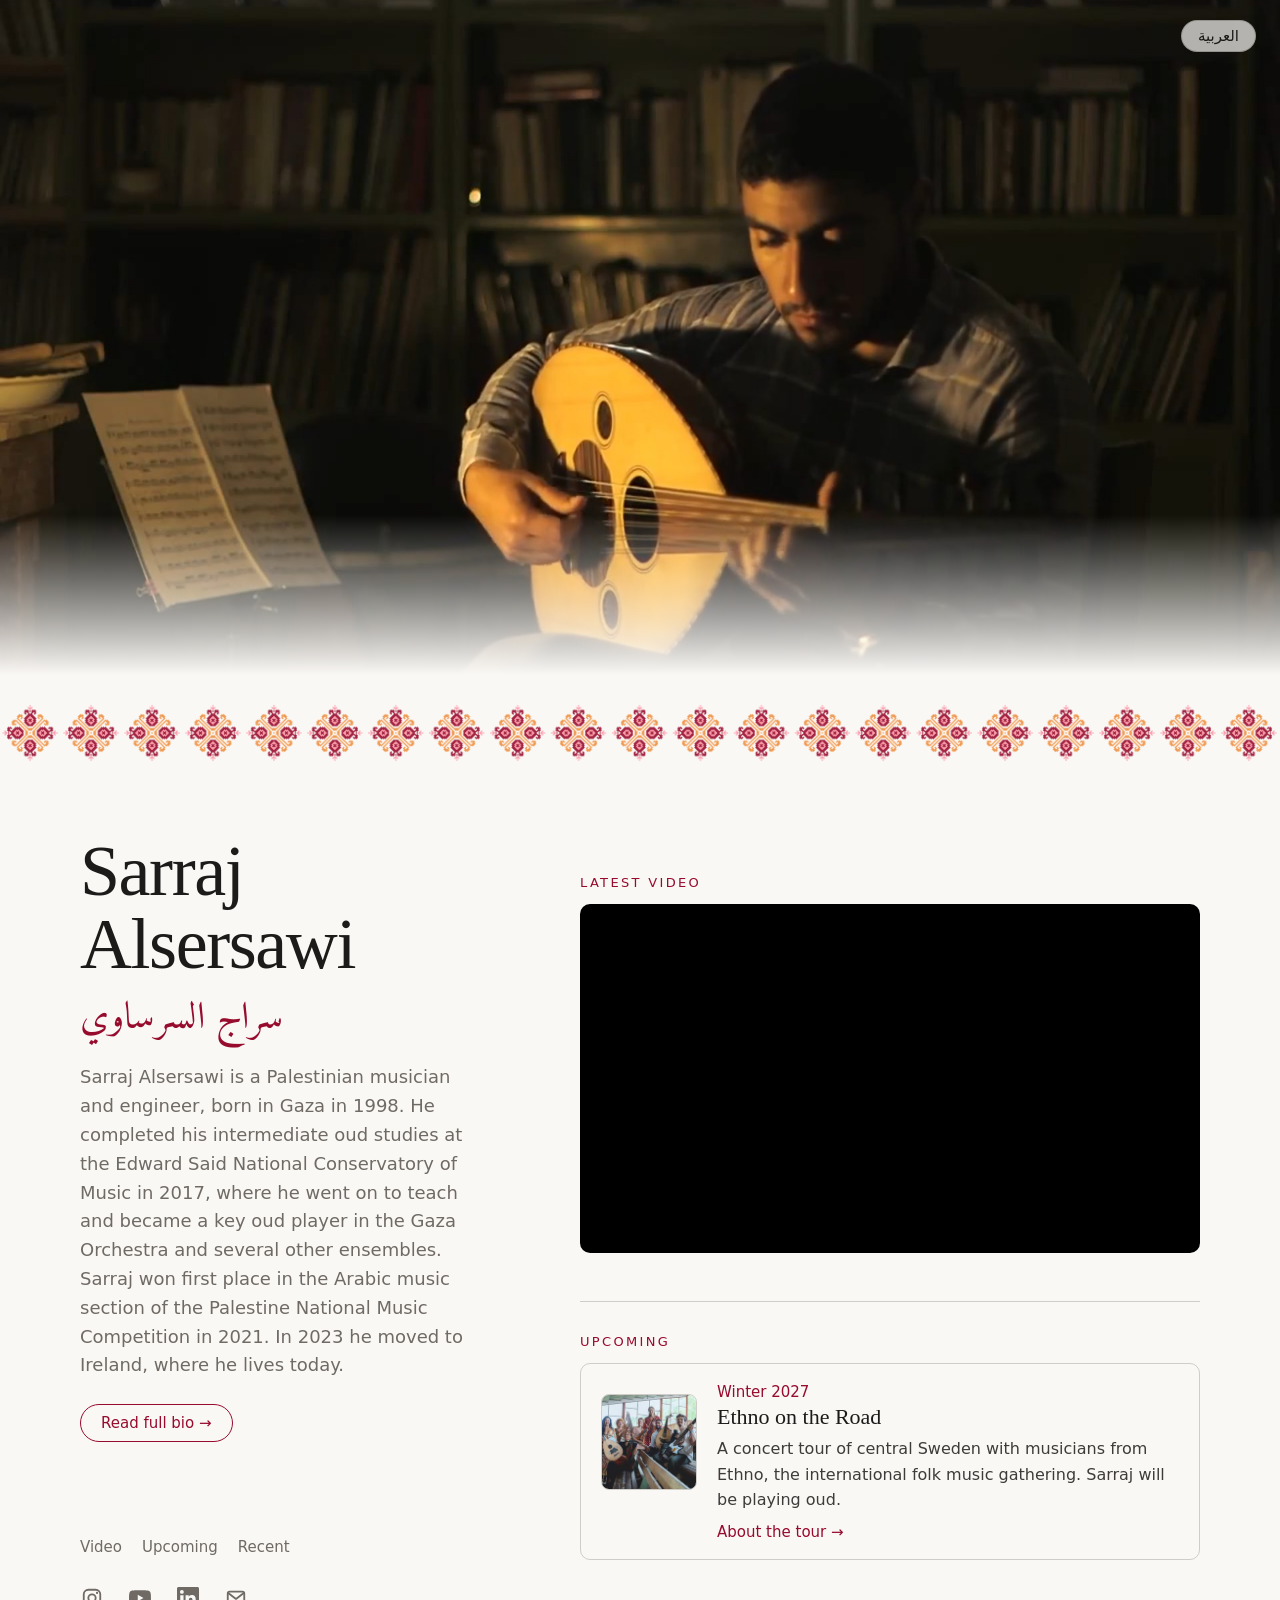
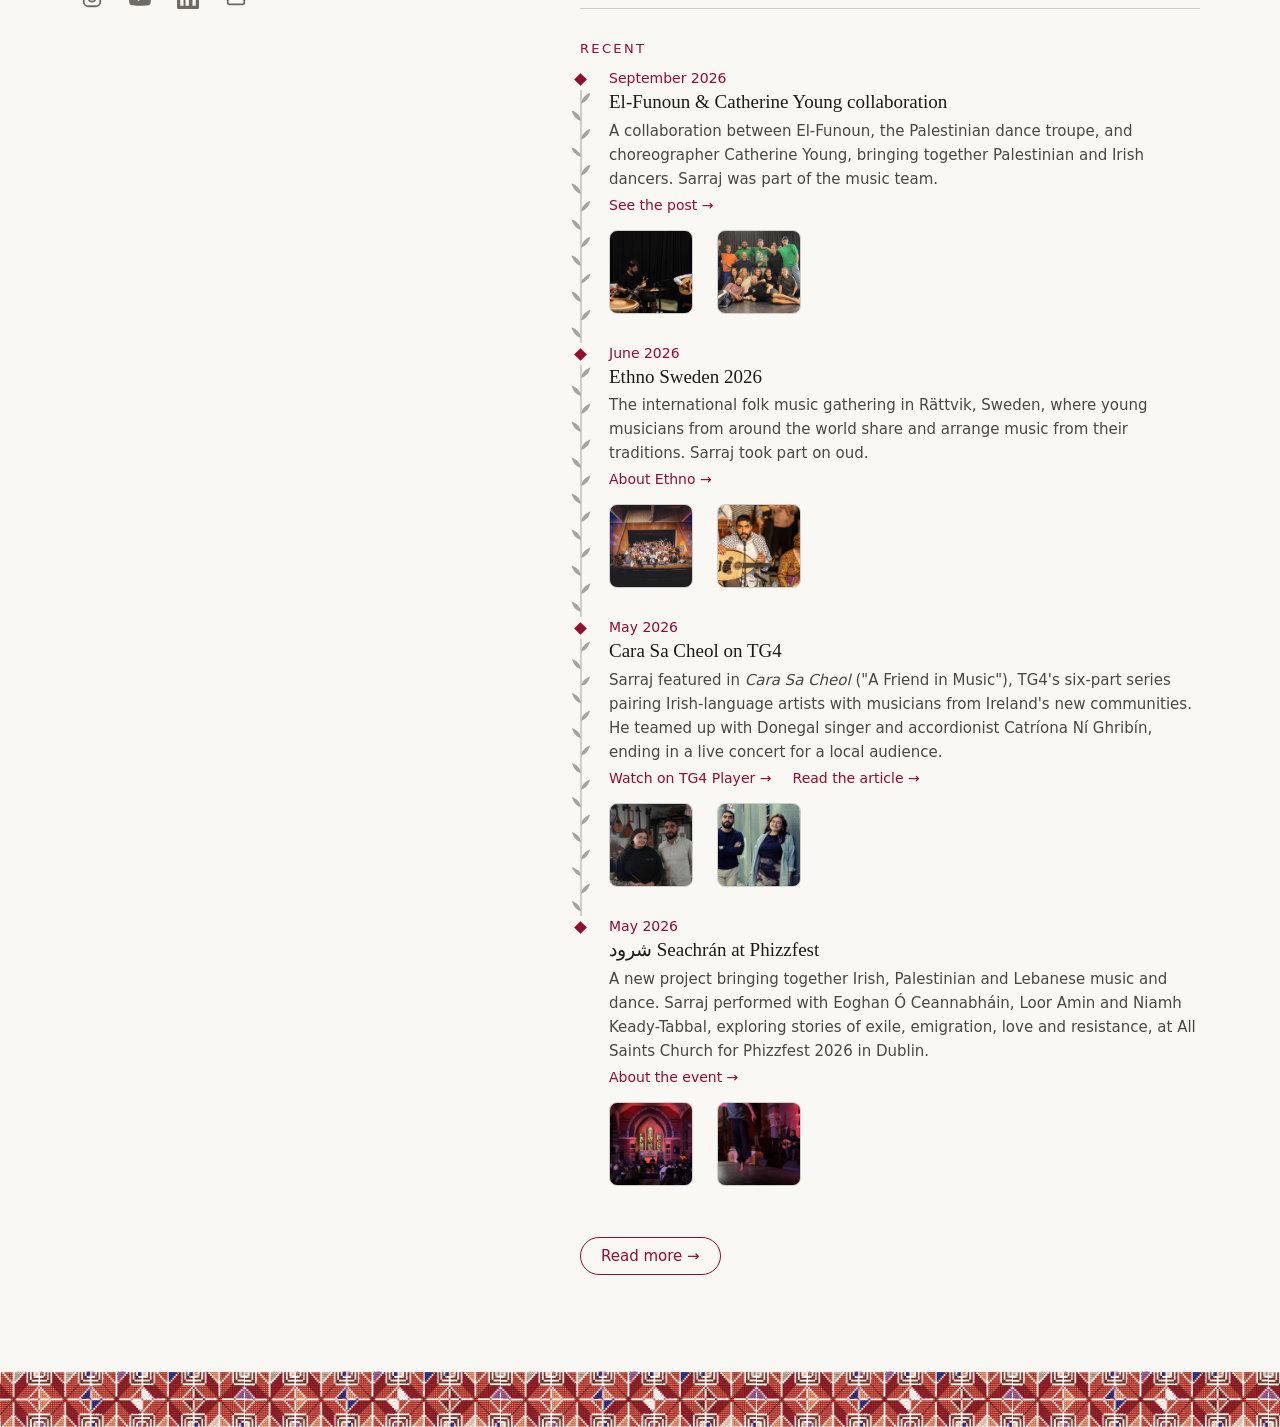
<file: index.html>
<!doctype html>
<html lang="en" dir="ltr">
<head>
<meta charset="utf-8">
<meta name="viewport" content="width=device-width, initial-scale=1">
<title>Sarraj Alsersawi</title>
<meta name="description" content="Sarraj Alsersawi — music and engineering." data-i18n-content="description">
<link rel="icon" type="image/png" href="favicon.png">
<link rel="apple-touch-icon" href="apple-touch-icon.png">
<link rel="preload" href="fonts/amiri-400-arabic.woff2" as="font" type="font/woff2" crossorigin>
<link rel="stylesheet" href="fonts/fonts.css?v=21">
<link rel="stylesheet" href="style.css?v=21">
<script src="site.js?v=21"></script>
</head>
<body>
<!--
  How to edit this page:
  - English: change the words right here in the HTML.
  - Arabic: change the matching entry in the AR list at the bottom of this file.
  - New line inside a paragraph: type <br> (or <br><br> for a blank line).
-->
<button class="lang-switch" type="button" id="lang-switch"></button>
<div class="photo-header">
  <img src="images/header-oud.jpg" srcset="images/header-oud-960.jpg 960w, images/header-oud.jpg 1920w" sizes="100vw" fetchpriority="high" alt="Sarraj Alsersawi playing the oud" data-i18n-alt="headerAlt">
</div>
<div class="tatreez-strip" role="presentation"></div>
<main>
  <header class="intro">
    <h1>Sarraj Alsersawi</h1>
    <p class="name-ar" lang="ar">سراج السرساوي</p>
    <p data-i18n="tagline">Sarraj Alsersawi is a Palestinian musician and engineer, born in Gaza in 1998.
      He completed his intermediate oud studies at the Edward Said National Conservatory of Music
      in 2017, where he went on to teach and became a key oud player in the Gaza Orchestra and
      several other ensembles. Sarraj won first place in the Arabic music section of the Palestine
      National Music Competition in 2021. In 2023 he moved to Ireland, where he lives today.</p>
    <a class="button" href="bio.html" data-i18n="bioButton">Read full bio →</a>
    <div class="wave" aria-hidden="true">
      <span></span><span></span><span></span><span></span><span></span><span></span>
      <span></span><span></span><span></span><span></span><span></span><span></span>
    </div>
    <nav class="page-nav" aria-label="Sections" data-i18n-aria-label="navLabel">
      <a href="#video-title" data-i18n="navVideo">Video</a>
      <a href="#events-title" data-i18n="navEvents">Upcoming</a>
      <a href="#recent-title" data-i18n="navRecent">Recent</a>
    </nav>
    <div class="social">
      <a href="https://www.instagram.com/oudceol/" target="_blank" rel="noopener" aria-label="Instagram">
        <svg viewBox="0 0 24 24" aria-hidden="true" fill="none" stroke="currentColor" stroke-width="2"><rect x="3" y="3" width="18" height="18" rx="5"/><circle cx="12" cy="12" r="4"/><circle cx="17.5" cy="6.5" r="1.2" fill="currentColor" stroke="none"/></svg>
      </a>
      <a href="https://www.youtube.com/@alsersawi98" target="_blank" rel="noopener" aria-label="YouTube">
        <svg viewBox="0 0 24 24" aria-hidden="true" fill="currentColor"><path d="M23.5 6.19a3.02 3.02 0 0 0-2.12-2.14C19.5 3.55 12 3.55 12 3.55s-7.5 0-9.38.5A3.02 3.02 0 0 0 .5 6.19C0 8.07 0 12 0 12s0 3.93.5 5.81a3.02 3.02 0 0 0 2.12 2.14c1.87.5 9.38.5 9.38.5s7.5 0 9.38-.5a3.02 3.02 0 0 0 2.12-2.14C24 15.93 24 12 24 12s0-3.93-.5-5.81zM9.55 15.57V8.43L15.82 12l-6.27 3.57z"/></svg>
      </a>
      <a href="https://www.linkedin.com/in/alsersawi/" target="_blank" rel="noopener" aria-label="LinkedIn">
        <svg viewBox="0 0 24 24" aria-hidden="true" fill="currentColor"><path d="M20.45 20.45h-3.56v-5.57c0-1.33-.02-3.04-1.85-3.04-1.85 0-2.14 1.45-2.14 2.94v5.67H9.35V9h3.41v1.56h.05c.48-.9 1.64-1.85 3.37-1.85 3.6 0 4.27 2.37 4.27 5.46v6.28zM5.34 7.43a2.06 2.06 0 1 1 0-4.13 2.06 2.06 0 0 1 0 4.13zM7.12 20.45H3.56V9h3.56v11.45zM22.22 0H1.77C.79 0 0 .77 0 1.73v20.54C0 23.23.79 24 1.77 24h20.45c.98 0 1.78-.77 1.78-1.73V1.73C24 .77 23.2 0 22.22 0z"/></svg>
      </a>
      <a href="mailto:sarrajalsersawi@gmail.com" aria-label="Email">
        <svg viewBox="0 0 24 24" aria-hidden="true" fill="none" stroke="currentColor" stroke-width="2" stroke-linejoin="round"><rect x="3" y="5" width="18" height="14" rx="2"/><path d="m3.5 6.5 8.5 6.5 8.5-6.5"/></svg>
      </a>
    </div>
  </header>

  <div class="content">
    <section class="section" aria-labelledby="video-title">
      <h2 id="video-title" data-i18n="videoTitle">Latest video</h2>
      <div class="video-frame">
        <iframe src="https://www.youtube-nocookie.com/embed/zo3UJsj7Xr8"
          title="YouTube video" data-i18n-title="videoLabel" loading="lazy"
          allow="accelerometer; autoplay; clipboard-write; encrypted-media; gyroscope; picture-in-picture; web-share"
          referrerpolicy="strict-origin-when-cross-origin" allowfullscreen></iframe>
      </div>
    </section>

    <section class="section" aria-labelledby="events-title">
      <h2 id="events-title" data-i18n="eventsTitle">Upcoming</h2>
      <article class="event">
        <div class="timeline-gallery event-photo">
          <a href="images/ethno-group.jpg">
            <img src="images/thumbs/ethno-group.jpg" alt="The Ethno on the Road musicians with their instruments"
              data-i18n-alt="ethnoPhotoAlt" loading="lazy">
          </a>
        </div>
        <div>
          <div class="event-date" data-i18n="ethnoDate">Winter 2027</div>
          <h3>Ethno on the Road</h3>
          <p data-i18n="ethnoText">A concert tour of central Sweden with musicians from Ethno, the
            international folk music gathering. Sarraj will be playing oud.</p>
          <a href="https://ethno.se/ethno-on-the-road/" target="_blank" rel="noopener"
            data-i18n="ethnoLink">About the tour →</a>
        </div>
      </article>
    </section>

    <!-- Latest events first. Add a new <li> at the top of the list, and its Arabic in the AR list. -->
    <section class="section" aria-labelledby="recent-title">
      <h2 id="recent-title" data-i18n="recentTitle">Recent</h2>
      <ol class="timeline">
        <li>
          <div class="timeline-date" data-i18n="recent1Date">September 2026</div>
          <h3 data-i18n="recent1Title">El-Funoun &amp; Catherine Young collaboration</h3>
          <p data-i18n="recent1Text">A collaboration between El-Funoun, the Palestinian dance troupe, and
            choreographer Catherine Young, bringing together Palestinian and Irish dancers. Sarraj
            was part of the music team.</p>
          <a href="https://www.instagram.com/p/DfCJkAnuSC0/" target="_blank" rel="noopener"
            data-i18n="recent1Link">See the post →</a>
          <div class="timeline-gallery">
            <a href="images/elfunoun-1.jpg">
              <img src="images/thumbs/elfunoun-1.jpg" alt="Rehearsal with oud, bodhrán and uilleann pipes"
                data-i18n-alt="recent1Photo1Alt" loading="lazy">
            </a>
            <a href="images/elfunoun-2.jpg">
              <img src="images/thumbs/elfunoun-2.jpg" alt="The full cast and music team together"
                data-i18n-alt="recent1Photo2Alt" loading="lazy">
            </a>
          </div>
        </li>
        <li>
          <div class="timeline-date" data-i18n="recent2Date">June 2026</div>
          <h3 data-i18n="recent2Title">Ethno Sweden 2026</h3>
          <p data-i18n="recent2Text">The international folk music gathering in Rättvik, Sweden, where young
            musicians from around the world share and arrange music from their traditions. Sarraj
            took part on oud.</p>
          <a href="https://ethno.se/" target="_blank" rel="noopener"
            data-i18n="recent2Link">About Ethno →</a>
          <div class="timeline-gallery">
            <a href="images/ethno-sweden-1.jpg">
              <img src="images/thumbs/ethno-sweden-1.jpg" alt="All the Ethno Sweden 2026 musicians together on stage"
                data-i18n-alt="recent2Photo1Alt" loading="lazy">
            </a>
            <a href="images/ethno-sweden-2.jpg">
              <img src="images/thumbs/ethno-sweden-2.jpg" alt="Sarraj on oud at an Ethno Sweden concert"
                data-i18n-alt="recent2Photo2Alt" loading="lazy">
            </a>
          </div>
        </li>
        <li>
          <div class="timeline-date" data-i18n="recent3Date">May 2026</div>
          <h3 data-i18n="recent3Title">Cara Sa Cheol on TG4</h3>
          <p data-i18n="recent3Text">Sarraj featured in <em>Cara Sa Cheol</em> ("A Friend in Music"), TG4's six-part
            series pairing Irish-language artists with musicians from Ireland's new communities. He teamed
            up with Donegal singer and accordionist Catríona Ní Ghribín, ending in a live concert for a
            local audience.</p>
          <a href="https://www.tg4.ie/en/player/cara-sa-cheol/BC-6395313364112" target="_blank" rel="noopener"
            data-i18n="recent3Watch">Watch on TG4 Player →</a>
          <a href="https://www.echolive.ie/corklives/arid-41848821.html" target="_blank" rel="noopener"
            data-i18n="recent3Link">Read the article →</a>
          <div class="timeline-gallery">
            <a href="images/tg4-1.jpg">
              <img src="images/thumbs/tg4-1.jpg" alt="Sarraj in an instrument maker's workshop, from Cara Sa Cheol"
                data-i18n-alt="recent3Photo1Alt" loading="lazy">
            </a>
            <a href="images/tg4-2.jpg">
              <img src="images/thumbs/tg4-2.jpg" alt="Sarraj on a street in Cork, from Cara Sa Cheol"
                data-i18n-alt="recent3Photo2Alt" loading="lazy">
            </a>
          </div>
        </li>
        <li>
          <div class="timeline-date" data-i18n="recent4Date">May 2026</div>
          <h3 data-i18n="recent4Title">شرود Seachrán at Phizzfest</h3>
          <p data-i18n="recent4Text">A new project bringing together Irish, Palestinian and Lebanese music and
            dance. Sarraj performed with Eoghan Ó Ceannabháin, Loor Amin and Niamh Keady-Tabbal, exploring
            stories of exile, emigration, love and resistance, at All Saints Church for Phizzfest 2026 in Dublin.</p>
          <a href="https://phizzfest.ie/event/seachran" target="_blank" rel="noopener"
            data-i18n="recent4Link">About the event →</a>
          <div class="timeline-gallery">
            <a href="images/seachran-1.jpg">
              <img src="images/thumbs/seachran-1.jpg" alt="Seachrán in concert at All Saints Church, with the audience in the pews"
                data-i18n-alt="recent4Photo1Alt" loading="lazy">
            </a>
            <a href="images/seachran-2.jpg">
              <img src="images/thumbs/seachran-2.jpg" alt="A dancer mid-leap while Sarraj plays oud during Seachrán"
                data-i18n-alt="recent4Photo2Alt" loading="lazy">
            </a>
          </div>
        </li>
      </ol>
      <a class="button" href="events.html" data-i18n="recentMore">Read more →</a>
    </section>
  </div>
</main>
<div class="tatreez-band" role="presentation"></div>
<script>
  // Arabic text for this page. Each name matches a data-i18n="…" in the HTML above.
  var AR = {
    description: 'Sarraj Alsersawi — موسيقى وهندسة.',
    headerAlt: 'سراج السرساوي يعزف على العود',
    tagline: 'سراج السرساوي موسيقي ومهندس فلسطيني، وُلد في غزة عام 1998. أنهى دراسته المتوسطة لآلة العود في معهد إدوارد سعيد الوطني للموسيقى عام 2017، ثم أصبح مدرّسًا فيه وعازف عود أساسيًا في أوركسترا غزة وفي فرق موسيقية أخرى عديدة. فاز سراج بالمركز الأول في قسم الموسيقى العربية في مسابقة فلسطين الوطنية للموسيقى عام 2021. انتقل إلى أيرلندا عام 2023 حيث يقيم حاليًا.',
    bioButton: 'اقرأ السيرة الكاملة ←',
    navLabel: 'أقسام الصفحة',
    navEvents: 'قريبًا',
    navVideo: 'فيديو',
    navRecent: 'آخر النشاطات',
    eventsTitle: 'قريبًا',
    ethnoDate: 'شتاء 2027',
    ethnoText: 'جولة حفلات في وسط السويد مع موسيقيين من «إثنو»، الملتقى الدولي للموسيقى الشعبية. سيعزف سراج على العود.',
    ethnoLink: 'عن الجولة ←',
    ethnoPhotoAlt: 'موسيقيو جولة إثنو بآلاتهم',
    videoTitle: 'أحدث فيديو',
    videoLabel: 'فيديو على يوتيوب',
    recentTitle: 'آخر النشاطات',
    recent1Date: 'سبتمبر 2026',
    recent1Title: 'تعاون الفنون وكاثرين يونغ',
    recent1Text: 'تعاون بين فرقة الفنون الشعبية الفلسطينية للرقص وكاثرين يونغ، صاحبة التصميم الراقص، جمع بين راقصين فلسطينيين وآخرين إيرلنديين. شارك سراج ضمن الفريق الموسيقي.',
    recent1Link: 'شاهد المنشور ←',
    recent1Photo1Alt: 'بروفة بالعود والبودران ومزمار القربة الإيرلندي',
    recent1Photo2Alt: 'فريق التمثيل والفريق الموسيقي معًا',
    recent2Date: 'يونيو 2026',
    recent2Title: 'إثنو السويد 2026',
    recent2Text: 'الملتقى الدولي للموسيقى الشعبية في راتفيك، السويد، حيث يتبادل موسيقيون شباب من أنحاء العالم موسيقى تقاليدهم ويعيدون توزيعها معًا. شارك سراج عازفًا على العود.',
    recent2Link: 'عن إثنو ←',
    recent2Photo1Alt: 'جميع موسيقيي إثنو السويد 2026 معًا على المسرح',
    recent2Photo2Alt: 'سراج يعزف على العود في حفل لإثنو السويد',
    recent3Date: 'مايو 2026',
    recent3Title: 'Cara Sa Cheol على TG4',
    recent3Text: 'ظهر سراج في <em>Cara Sa Cheol</em> («صديق في الموسيقى»)، سلسلة من ست حلقات على قناة TG4 الإيرلندية تجمع فنانين باللغة الإيرلندية بموسيقيين من المجتمعات الجديدة في إيرلندا. تعاون مع المغنية وعازفة الأكورديون كاتريونا ني غريبين من دونيغال، واختُتمت الحلقة بحفل حيّ أمام جمهور محلي.',
    recent3Watch: 'شاهد على TG4 ←',
    recent3Link: 'اقرأ المقال ←',
    recent3Photo1Alt: 'سراج في ورشة لصناعة الآلات الموسيقية، من سلسلة Cara Sa Cheol',
    recent3Photo2Alt: 'سراج في أحد شوارع كورك، من سلسلة Cara Sa Cheol',
    recent4Date: 'مايو 2026',
    recent4Title: 'شرود Seachrán في Phizzfest',
    recent4Text: 'مشروع جديد يجمع الموسيقى والرقص الإيرلندي والفلسطيني واللبناني. قدّم سراج العرض مع Eoghan Ó Ceannabháin وLoor Amin وNiamh Keady-Tabbal، مستكشفين حكايات المنفى والهجرة والحب والمقاومة، في كنيسة All Saints ضمن مهرجان Phizzfest 2026 في دبلن.',
    recent4Link: 'عن الحدث ←',
    recent4Photo1Alt: 'عرض شرود في كنيسة All Saints والجمهور في المقاعد',
    recent4Photo2Alt: 'راقصة في قفزة بينما يعزف سراج على العود خلال عرض شرود',
    recentMore: 'اقرأ المزيد ←'
  };
</script>
</body>
</html>
</file>
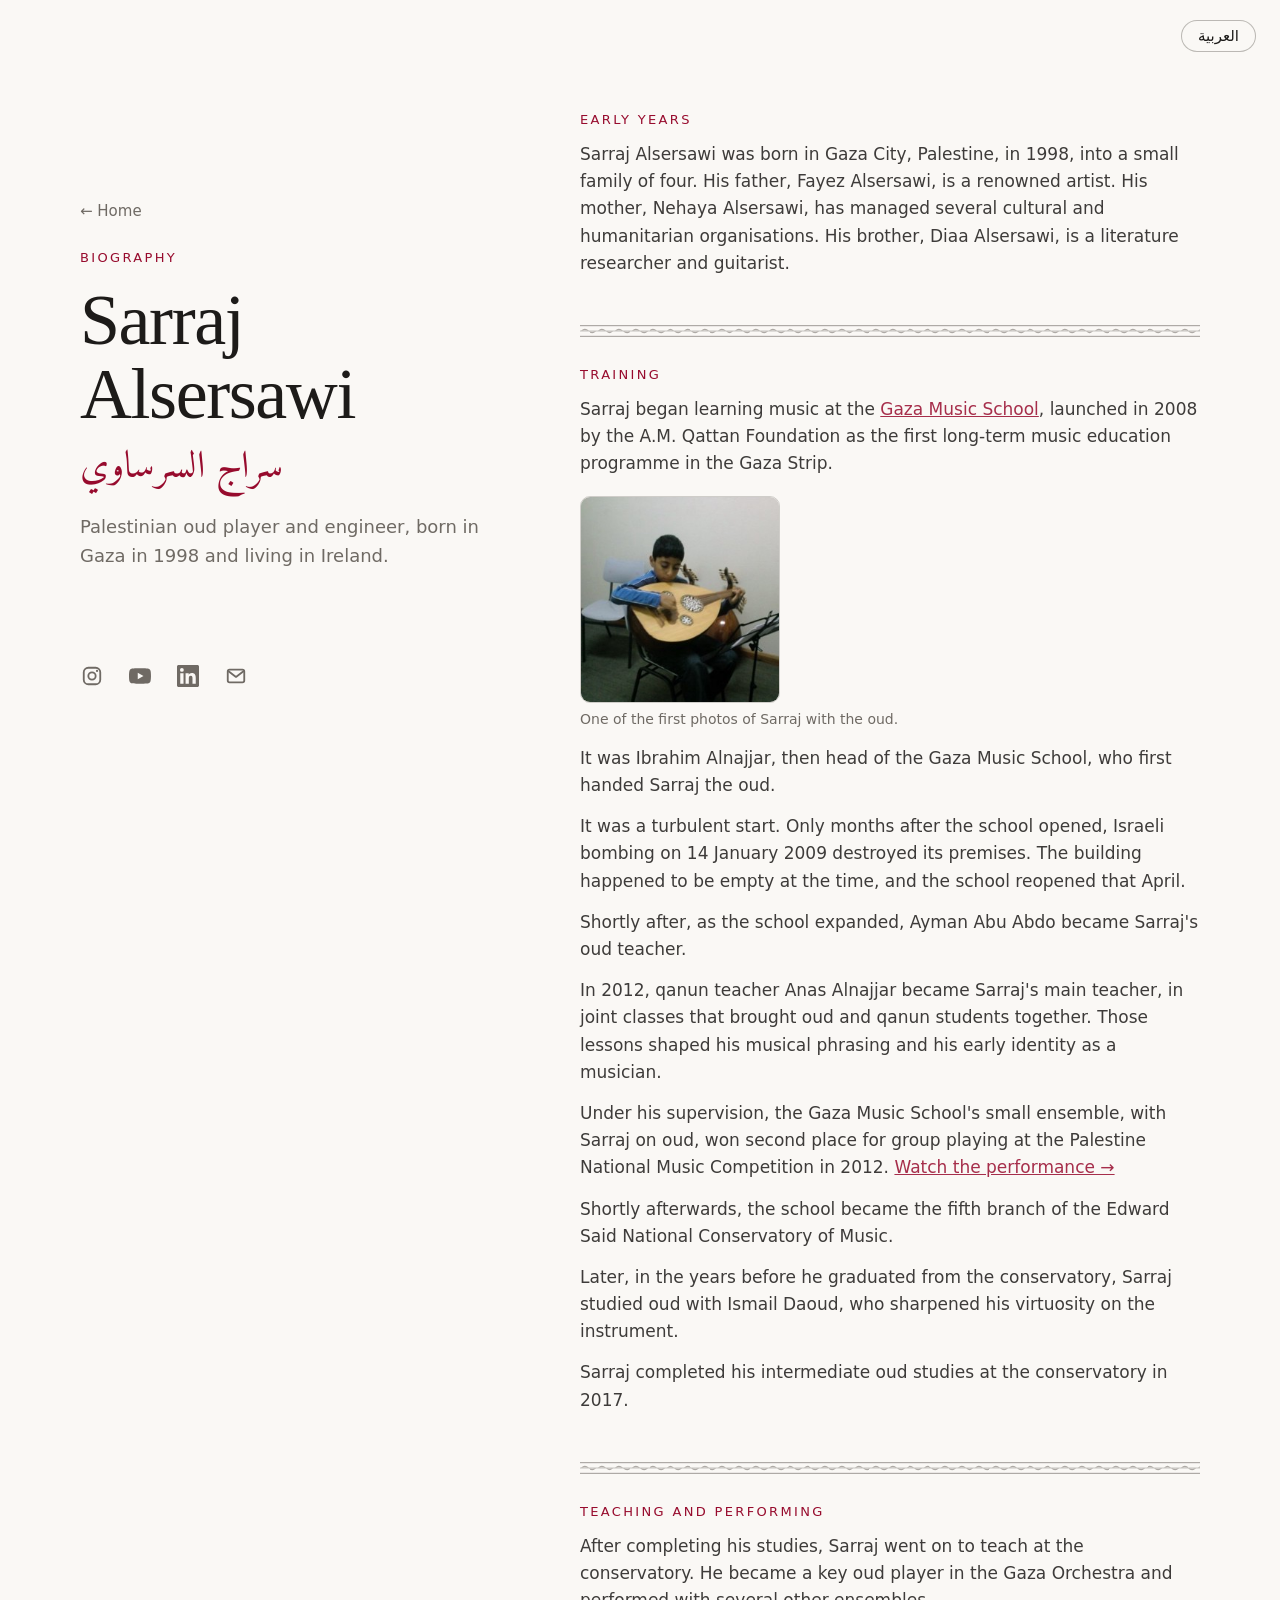
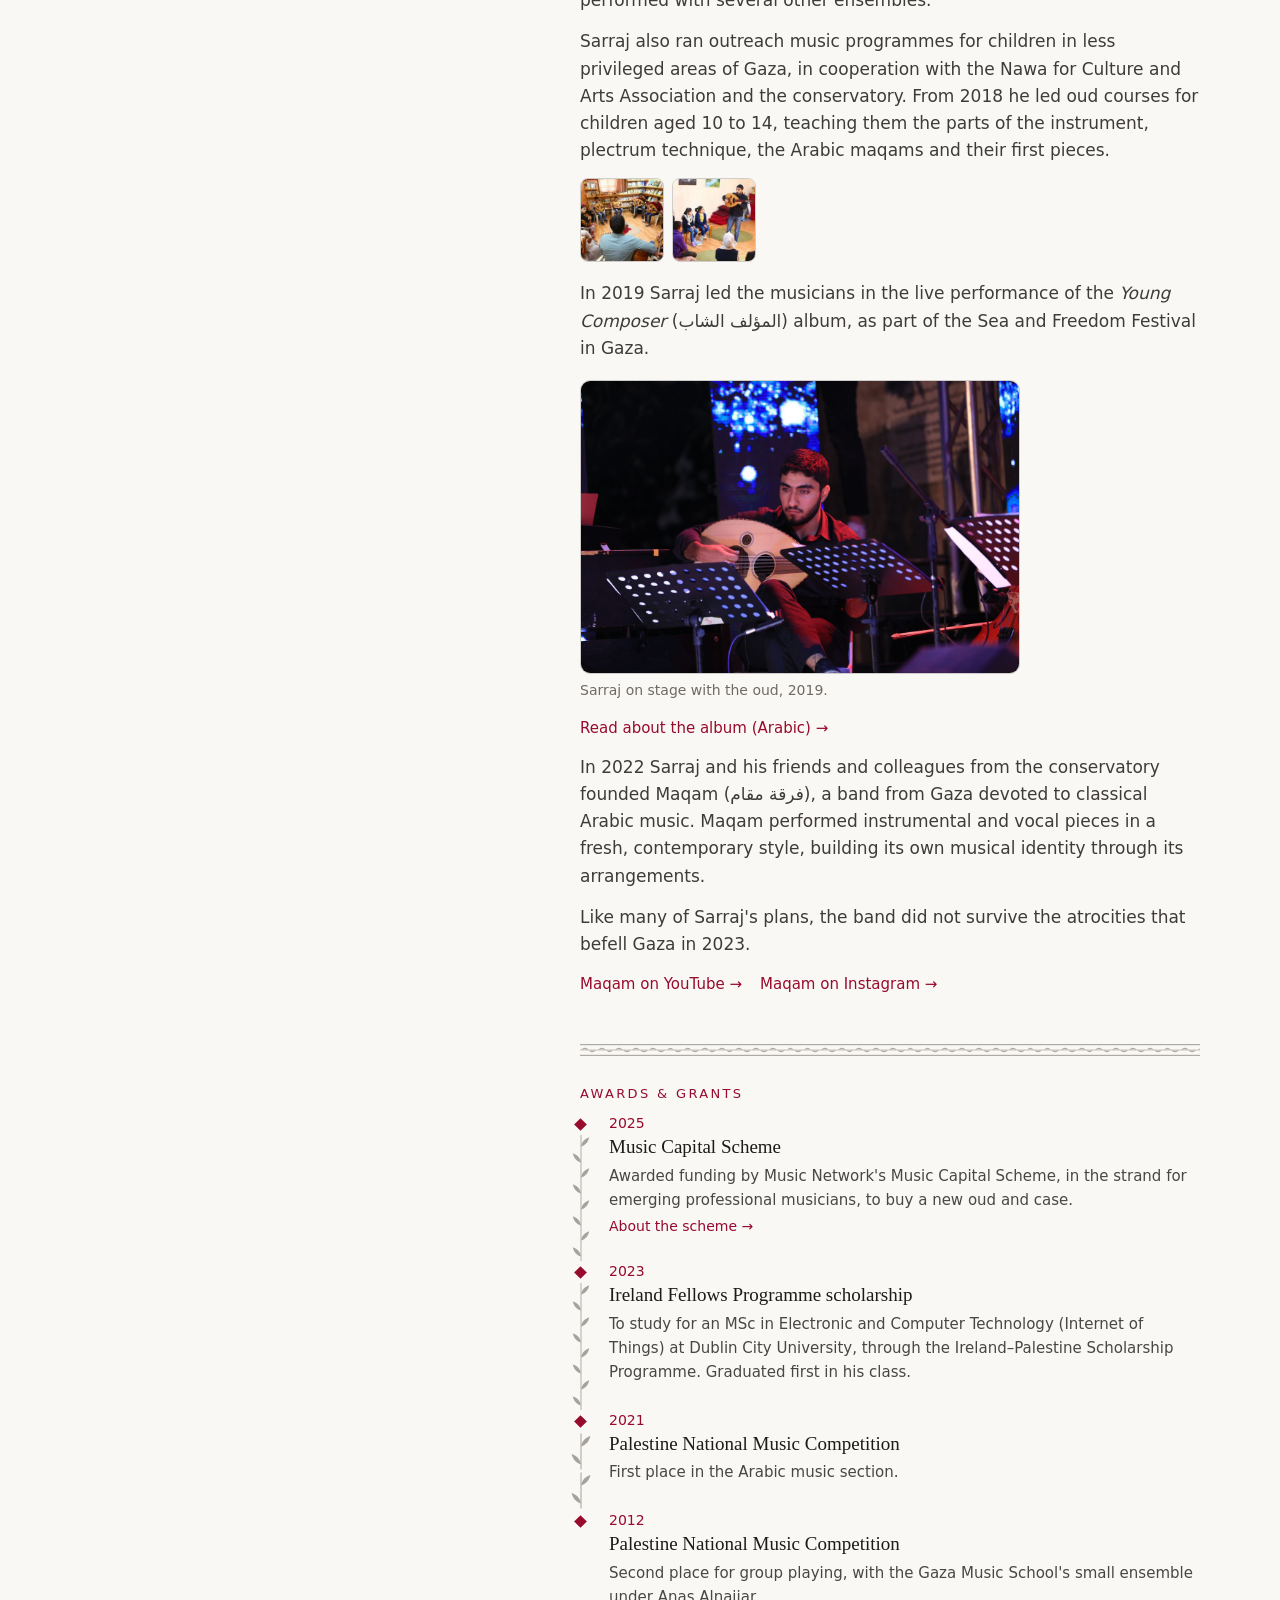
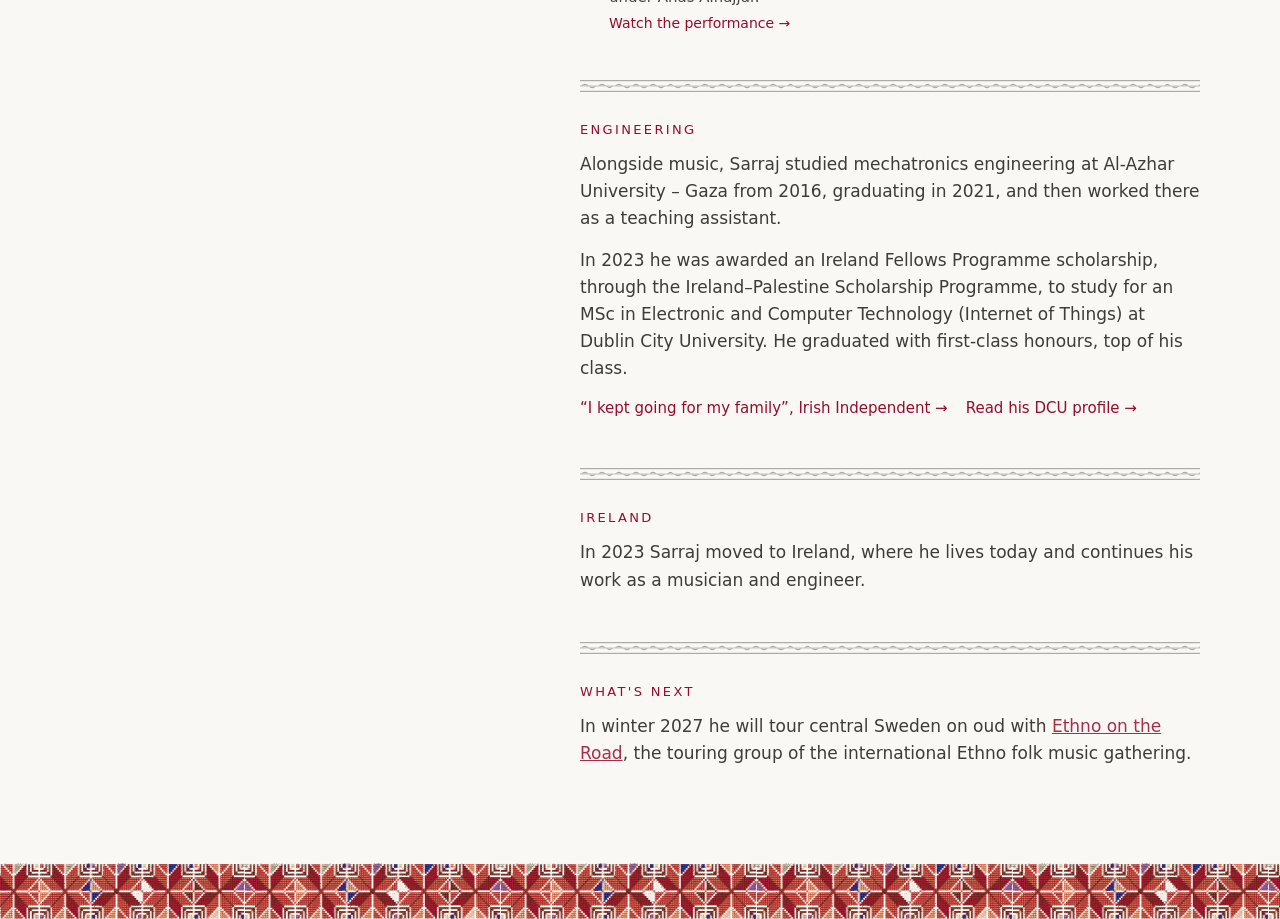
<file: bio.html>
<!doctype html>
<html lang="en" dir="ltr">
<head>
<meta charset="utf-8">
<meta name="viewport" content="width=device-width, initial-scale=1">
<title data-i18n="pageTitle">Biography — Sarraj Alsersawi</title>
<meta name="description" content="Biography of Sarraj Alsersawi, Palestinian oud player and engineer." data-i18n-content="description">
<link rel="icon" type="image/png" href="favicon.png">
<link rel="apple-touch-icon" href="apple-touch-icon.png">
<link rel="preload" href="fonts/amiri-400-arabic.woff2" as="font" type="font/woff2" crossorigin>
<link rel="stylesheet" href="fonts/fonts.css?v=21">
<link rel="stylesheet" href="style.css?v=21">
<script src="site.js?v=21"></script>
</head>
<body>
<!--
  How to edit this page:
  - English: change the words right here in the HTML.
  - Arabic: change the matching entry in the AR list at the bottom of this file.
  - To add a paragraph: copy a <p data-i18n="…">…</p> line, give it a new name,
    and add an Arabic entry with that name to the AR list.
-->
<button class="lang-switch" type="button" id="lang-switch"></button>
<main class="keffiyeh-dividers">
  <header class="intro">
    <a class="back-link" href="index.html" data-i18n="back">← Home</a>
    <p class="kicker" data-i18n="kicker">Biography</p>
    <h1><a href="index.html">Sarraj Alsersawi</a></h1>
    <p class="name-ar" lang="ar">سراج السرساوي</p>
    <p data-i18n="summary">Palestinian oud player and engineer, born in Gaza in 1998 and living in Ireland.</p>
    <div class="wave" aria-hidden="true">
      <span></span><span></span><span></span><span></span><span></span><span></span>
      <span></span><span></span><span></span><span></span><span></span><span></span>
    </div>
    <div class="social">
      <a href="https://www.instagram.com/oudceol/" target="_blank" rel="noopener" aria-label="Instagram">
        <svg viewBox="0 0 24 24" aria-hidden="true" fill="none" stroke="currentColor" stroke-width="2"><rect x="3" y="3" width="18" height="18" rx="5"/><circle cx="12" cy="12" r="4"/><circle cx="17.5" cy="6.5" r="1.2" fill="currentColor" stroke="none"/></svg>
      </a>
      <a href="https://www.youtube.com/@alsersawi98" target="_blank" rel="noopener" aria-label="YouTube">
        <svg viewBox="0 0 24 24" aria-hidden="true" fill="currentColor"><path d="M23.5 6.19a3.02 3.02 0 0 0-2.12-2.14C19.5 3.55 12 3.55 12 3.55s-7.5 0-9.38.5A3.02 3.02 0 0 0 .5 6.19C0 8.07 0 12 0 12s0 3.93.5 5.81a3.02 3.02 0 0 0 2.12 2.14c1.87.5 9.38.5 9.38.5s7.5 0 9.38-.5a3.02 3.02 0 0 0 2.12-2.14C24 15.93 24 12 24 12s0-3.93-.5-5.81zM9.55 15.57V8.43L15.82 12l-6.27 3.57z"/></svg>
      </a>
      <a href="https://www.linkedin.com/in/alsersawi/" target="_blank" rel="noopener" aria-label="LinkedIn">
        <svg viewBox="0 0 24 24" aria-hidden="true" fill="currentColor"><path d="M20.45 20.45h-3.56v-5.57c0-1.33-.02-3.04-1.85-3.04-1.85 0-2.14 1.45-2.14 2.94v5.67H9.35V9h3.41v1.56h.05c.48-.9 1.64-1.85 3.37-1.85 3.6 0 4.27 2.37 4.27 5.46v6.28zM5.34 7.43a2.06 2.06 0 1 1 0-4.13 2.06 2.06 0 0 1 0 4.13zM7.12 20.45H3.56V9h3.56v11.45zM22.22 0H1.77C.79 0 0 .77 0 1.73v20.54C0 23.23.79 24 1.77 24h20.45c.98 0 1.78-.77 1.78-1.73V1.73C24 .77 23.2 0 22.22 0z"/></svg>
      </a>
      <a href="mailto:sarrajalsersawi@gmail.com" aria-label="Email">
        <svg viewBox="0 0 24 24" aria-hidden="true" fill="none" stroke="currentColor" stroke-width="2" stroke-linejoin="round"><rect x="3" y="5" width="18" height="14" rx="2"/><path d="m3.5 6.5 8.5 6.5 8.5-6.5"/></svg>
      </a>
    </div>
  </header>

  <div class="content">
    <section class="section" aria-labelledby="family-title">
      <h2 id="family-title" data-i18n="familyTitle">Early years</h2>
      <p data-i18n="family1">Sarraj Alsersawi was born in Gaza City, Palestine, in 1998, into a small
        family of four. His father, Fayez Alsersawi, is a renowned artist. His mother, Nehaya
        Alsersawi, has managed several cultural and humanitarian organisations. His brother, Diaa
        Alsersawi, is a literature researcher and guitarist.</p>
    </section>

    <section class="section" aria-labelledby="training-title">
      <h2 id="training-title" data-i18n="trainingTitle">Training</h2>
      <p data-i18n="training1">Sarraj began learning music at the
        <a href="https://qattanfoundation.org/en/literature/projects/gaza-school-music" target="_blank" rel="noopener">Gaza Music School</a>,
        launched in 2008 by the A.M. Qattan Foundation as the first long-term music education
        programme in the Gaza Strip.</p>
      <figure class="bio-photo">
        <img src="images/first-oud.jpg" width="267" height="277"
          alt="Young Sarraj sitting with an oud, one of his first photos with the instrument"
          data-i18n-alt="firstOudAlt" loading="lazy">
        <figcaption data-i18n="firstOudCaption">One of the first photos of Sarraj with the oud.</figcaption>
      </figure>
      <p data-i18n="teacher1">It was Ibrahim Alnajjar, then head of the Gaza Music School, who first
        handed Sarraj the oud.</p>
      <p data-i18n="training2">It was a turbulent start. Only months after the school opened, Israeli
        bombing on 14 January 2009 destroyed its premises. The building happened to be empty at the
        time, and the school reopened that April.</p>
      <p data-i18n="teacher2">Shortly after, as the school expanded, Ayman Abu Abdo became Sarraj's
        oud teacher.</p>
      <p data-i18n="teacher3">In 2012, qanun teacher Anas Alnajjar became Sarraj's main teacher, in
        joint classes that brought oud and qanun students together. Those lessons shaped his musical
        phrasing and his early identity as a musician.</p>
      <p data-i18n="ensemble1">Under his supervision, the Gaza Music School's small ensemble, with Sarraj
        on oud, won second place for group playing at the Palestine National Music Competition in 2012.
        <a href="https://www.youtube.com/watch?v=j3fDx7aNecU" target="_blank" rel="noopener">Watch the performance →</a></p>
      <p data-i18n="training3">Shortly afterwards, the school became the fifth branch of the Edward Said
        National Conservatory of Music.</p>
      <p data-i18n="teacher4">Later, in the years before he graduated from the conservatory, Sarraj
        studied oud with Ismail Daoud, who sharpened his virtuosity on the instrument.</p>
      <p data-i18n="training4">Sarraj completed his intermediate oud studies at the conservatory in 2017.</p>
    </section>

    <section class="section" aria-labelledby="teaching-title">
      <h2 id="teaching-title" data-i18n="teachingTitle">Teaching and performing</h2>
      <p data-i18n="teaching1">After completing his studies, Sarraj went on to teach at the
        conservatory. He became a key oud player in the Gaza Orchestra and performed with several
        other ensembles.</p>
      <p data-i18n="outreach1">Sarraj also ran outreach music programmes for children in less privileged
        areas of Gaza, in cooperation with the Nawa for Culture and Arts Association and the conservatory.
        From 2018 he led oud courses for children aged 10 to 14, teaching them the parts of the
        instrument, plectrum technique, the Arabic maqams and their first pieces.</p>
      <div class="timeline-gallery">
        <a href="images/nawa-1.jpg">
          <img src="images/thumbs/nawa-1.jpg" alt="Sarraj leading a circle of children playing oud in a library"
            data-i18n-alt="nawaPhoto1Alt" loading="lazy">
        </a>
        <a href="images/nawa-2.jpg">
          <img src="images/thumbs/nawa-2.jpg" alt="Sarraj showing the oud to a group of children"
            data-i18n-alt="nawaPhoto2Alt" loading="lazy">
        </a>
      </div>
      <p data-i18n="youngComposer1">In 2019 Sarraj led the musicians in the live performance of the
        <em>Young Composer</em> (المؤلف الشاب) album, as part of the Sea and Freedom Festival in Gaza.</p>
      <figure class="bio-photo wide">
        <img src="images/young-composer-2019.jpg" width="1200" height="800"
          alt="Sarraj playing oud on stage among music stands" data-i18n-alt="youngComposerAlt" loading="lazy">
        <figcaption data-i18n="youngComposerCaption">Sarraj on stage with the oud, 2019.</figcaption>
      </figure>
      <p class="link-row"><a href="https://alhayatnews.net/2019/10/%D8%A7%D9%84%D9%85%D8%A4%D9%84%D9%81-%D8%A7%D9%84%D8%B4%D8%A7%D8%A8-%D8%A3%D9%84%D8%A8%D9%88%D9%85-%D8%BA%D9%86%D8%A7%D8%A6%D9%8A-%D9%84%D9%8018-%D9%83%D8%A7%D8%AA%D8%A8%D8%A7-%D9%81%D9%84%D8%B3/" target="_blank" rel="noopener" data-i18n="youngComposerLink">Read about the album (Arabic) →</a></p>
      <p data-i18n="maqam1">In 2022 Sarraj and his friends and colleagues from the conservatory founded
        Maqam (فرقة مقام), a band from Gaza devoted to classical Arabic music. Maqam performed
        instrumental and vocal pieces in a fresh, contemporary style, building its own musical identity
        through its arrangements.</p>
      <p data-i18n="maqam2">Like many of Sarraj's plans, the band did not survive the atrocities that
        befell Gaza in 2023.</p>
      <p class="link-row">
        <a href="https://www.youtube.com/@maqamGaza" target="_blank" rel="noopener" data-i18n="maqamYT">Maqam on YouTube →</a>
        <a href="https://www.instagram.com/maqamgaza/" target="_blank" rel="noopener" data-i18n="maqamIG">Maqam on Instagram →</a>
      </p>
    </section>

    <!-- Newest first. To add one, copy an <li> to the top and add its Arabic to the AR list. -->
    <section class="section" aria-labelledby="awards-title">
      <h2 id="awards-title" data-i18n="awardsTitle">Awards &amp; grants</h2>
      <ol class="timeline">
        <li>
          <div class="timeline-date">2025</div>
          <h3 data-i18n="award2Title">Music Capital Scheme</h3>
          <p data-i18n="award2Text">Awarded funding by Music Network's Music Capital Scheme, in the
            strand for emerging professional musicians, to buy a new oud and case.</p>
          <a href="https://www.musicnetwork.ie/what-we-do/music-capital-scheme" target="_blank" rel="noopener"
            data-i18n="award2Link">About the scheme →</a>
        </li>
        <li>
          <div class="timeline-date">2023</div>
          <h3 data-i18n="award4Title">Ireland Fellows Programme scholarship</h3>
          <p data-i18n="award4Text">To study for an MSc in Electronic and Computer Technology (Internet of
            Things) at Dublin City University, through the Ireland–Palestine Scholarship Programme.
            Graduated first in his class.</p>
        </li>
        <li>
          <div class="timeline-date">2021</div>
          <h3 data-i18n="award1Title">Palestine National Music Competition</h3>
          <p data-i18n="award1Text">First place in the Arabic music section.</p>
        </li>
        <li>
          <div class="timeline-date">2012</div>
          <h3 data-i18n="award3Title">Palestine National Music Competition</h3>
          <p data-i18n="award3Text">Second place for group playing, with the Gaza Music School's small
            ensemble under Anas Alnajjar.</p>
          <a href="https://www.youtube.com/watch?v=j3fDx7aNecU" target="_blank" rel="noopener" data-i18n="award3Link">Watch the performance →</a>
        </li>
      </ol>
    </section>

    <section class="section" aria-labelledby="engineering-title">
      <h2 id="engineering-title" data-i18n="engineeringTitle">Engineering</h2>
      <p data-i18n="engineering1">Alongside music, Sarraj studied mechatronics engineering at Al-Azhar
        University – Gaza from 2016, graduating in 2021, and then worked there as a teaching assistant.</p>
      <p data-i18n="engineering2">In 2023 he was awarded an Ireland Fellows Programme scholarship, through
        the Ireland–Palestine Scholarship Programme, to study for an MSc in Electronic and Computer
        Technology (Internet of Things) at Dublin City University. He graduated with first-class honours,
        top of his class.</p>
      <p class="link-row">
        <a href="https://www.independent.ie/irish-news/health/i-kept-going-for-my-family-gazan-student-graduates-top-of-his-class-at-dublin-city-university/a/132179022.html" target="_blank" rel="noopener" data-i18n="independentLink">“I kept going for my family”, Irish Independent →</a>
        <a href="https://www.dcu.ie/community-profiles/sarraj-alsersawi" target="_blank" rel="noopener" data-i18n="dcuLink">Read his DCU profile →</a>
      </p>
    </section>

    <section class="section" aria-labelledby="ireland-title">
      <h2 id="ireland-title" data-i18n="irelandTitle">Ireland</h2>
      <p data-i18n="ireland1">In 2023 Sarraj moved to Ireland, where he lives today and continues
        his work as a musician and engineer.</p>
    </section>

    <section class="section" aria-labelledby="next-title">
      <h2 id="next-title" data-i18n="nextTitle">What's next</h2>
      <p data-i18n="next1">In winter 2027 he will tour central Sweden on oud with
        <a href="https://ethno.se/ethno-on-the-road/" target="_blank" rel="noopener">Ethno on the Road</a>,
        the touring group of the international Ethno folk music gathering.</p>
    </section>
  </div>
</main>
<div class="tatreez-band" role="presentation"></div>
<script>
  // Arabic text for this page. Each name matches a data-i18n="…" in the HTML above.
  var AR = {
    pageTitle: 'السيرة الذاتية — سراج السرساوي',
    description: 'السيرة الذاتية لسراج السرساوي، عازف عود ومهندس فلسطيني.',
    back: 'الرئيسية →',
    kicker: 'السيرة الذاتية',
    summary: 'عازف عود ومهندس فلسطيني، وُلد في غزة عام 1998 ويقيم في أيرلندا.',
    familyTitle: 'النشأة',
    family1: 'وُلد سراج السرساوي في مدينة غزة، فلسطين، عام 1998، لعائلة صغيرة من أربعة أفراد. والده فايز السرساوي فنان معروف، ووالدته نهاية السرساوي أدارت عددًا من المؤسسات الثقافية والإنسانية، وشقيقه ضياء السرساوي باحث في الأدب وعازف غيتار.',
    trainingTitle: 'الدراسة',
    training1: 'بدأ سراج تعلّم الموسيقى في <a href="https://qattanfoundation.org/en/literature/projects/gaza-school-music" target="_blank" rel="noopener">مدرسة غزة للموسيقى</a>، التي أطلقتها مؤسسة عبد المحسن القطان عام 2008 بوصفها أول برنامج طويل الأمد لتعليم الموسيقى في قطاع غزة.',
    firstOudAlt: 'سراج صغيرًا جالسًا مع العود، من أولى صوره مع الآلة',
    firstOudCaption: 'من أولى صور سراج مع العود.',
    teacher1: 'وكان إبراهيم النجار، مدير مدرسة غزة للموسيقى آنذاك، أول من وضع العود بين يدي سراج.',
    training2: 'كانت بداية مضطربة؛ فبعد أشهر قليلة من افتتاح المدرسة، دمّر القصف الإسرائيلي مقرّها في 14 كانون الثاني/يناير 2009. وكان المبنى خاليًا من الناس حينها، وأُعيد افتتاح المدرسة في نيسان/أبريل من العام نفسه.',
    teacher2: 'وبعد ذلك بوقت قصير، ومع توسّع المدرسة، أصبح أيمن أبو عبدو أستاذ سراج في العود.',
    teacher3: 'في عام 2012 أصبح أنس النجار، أستاذ القانون، الأستاذ الرئيسي لسراج، في حصص مشتركة جمعت طلاب العود والقانون. وقد شكّلت تلك الدروس أسلوبه في صياغة الجملة الموسيقية وهويته الفنية الأولى.',
    ensemble1: 'وتحت إشرافه فازت الفرقة الصغيرة لمدرسة غزة للموسيقى، وسراج على العود، بالمركز الثاني في فئة العزف الجماعي في مسابقة فلسطين الوطنية للموسيقى عام 2012. <a href="https://www.youtube.com/watch?v=j3fDx7aNecU" target="_blank" rel="noopener">شاهد العرض ←</a>',
    training3: 'وبعد ذلك بوقت قصير، أصبحت المدرسة الفرع الخامس لمعهد إدوارد سعيد الوطني للموسيقى.',
    teacher4: 'وفي مرحلة لاحقة، قبل تخرّجه من المعهد، درس سراج العود على يد إسماعيل داود، الذي صقل براعته في العزف على الآلة.',
    training4: 'أنهى سراج دراسته المتوسطة لآلة العود في المعهد عام 2017.',
    teachingTitle: 'التدريس والعزف',
    teaching1: 'بعد إنهاء دراسته أصبح سراج مدرّسًا في المعهد، وعازف عود أساسيًا في أوركسترا غزة، وعزف مع فرق موسيقية أخرى عديدة.',
    outreach1: 'كما أدار سراج برامج موسيقية مجتمعية للأطفال في المناطق الأقل حظًا في غزة، بالتعاون مع جمعية نوى للثقافة والفنون والمعهد. ومنذ عام 2018 قدّم دورات في العزف على العود للأطفال من سن 10 إلى 14 عامًا، علّمهم فيها أجزاء الآلة وتمارين ضرب الريشة والمقامات العربية وعزف أولى مقطوعاتهم.',
    nawaPhoto1Alt: 'سراج يقود حلقة من الأطفال يعزفون على العود في مكتبة',
    nawaPhoto2Alt: 'سراج يعرّف مجموعة من الأطفال على آلة العود',
    youngComposer1: 'في عام 2019 قاد سراج الموسيقيين في العرض الحيّ لألبوم <em>المؤلف الشاب</em>، ضمن مهرجان البحر والحرية في غزة.',
    youngComposerAlt: 'سراج يعزف على العود على المسرح بين حوامل النوتات',
    youngComposerCaption: 'سراج على المسرح مع العود، 2019.',
    youngComposerLink: 'اقرأ عن الألبوم ←',
    maqam1: 'في عام 2022 أسّس سراج مع أصدقائه وزملائه من المعهد فرقة مقام، وهي فرقة فلسطينية من قطاع غزة تهتم بالموسيقى العربية الكلاسيكية، وتقدّم مقطوعات آلية وغنائية بأسلوب متطوّر وعصري، وتعتني بهويتها الموسيقية من خلال توزيع المقطوعات الموسيقية والغنائية.',
    maqam2: 'وكحال كثير من خطط سراج، لم تنجُ الفرقة من الفظائع التي حلّت بغزة عام 2023.',
    maqamYT: 'مقام على يوتيوب ←',
    maqamIG: 'مقام على إنستغرام ←',
    awardsTitle: 'الجوائز والمنح',
    award2Title: 'منحة Music Capital Scheme',
    award2Text: 'حصل على تمويل من برنامج Music Capital Scheme التابع لـ Music Network، ضمن الفئة المخصصة للموسيقيين المحترفين الصاعدين، لشراء عود جديد مع حقيبته.',
    award2Link: 'عن البرنامج ←',
    award4Title: 'منحة برنامج زمالات أيرلندا',
    award4Text: 'لدراسة الماجستير في تكنولوجيا الإلكترونيات والحاسوب (إنترنت الأشياء) في جامعة دبلن سيتي، ضمن برنامج المنح الأيرلندي الفلسطيني. تخرّج الأول على دفعته.',
    award1Title: 'مسابقة فلسطين الوطنية للموسيقى',
    award1Text: 'المركز الأول في قسم الموسيقى العربية.',
    award3Title: 'مسابقة فلسطين الوطنية للموسيقى',
    award3Text: 'المركز الثاني في العزف الجماعي، مع الفرقة الصغيرة لمدرسة غزة للموسيقى بإشراف أنس النجار.',
    award3Link: 'شاهد العرض ←',
    engineeringTitle: 'الهندسة',
    engineering1: 'إلى جانب الموسيقى، درس سراج هندسة الميكاترونكس في جامعة الأزهر – غزة بدءًا من عام 2016، وتخرّج عام 2021، ثم عمل معيدًا فيها.',
    engineering2: 'في عام 2023 حصل على منحة برنامج زمالات أيرلندا، ضمن برنامج المنح الأيرلندي الفلسطيني، لدراسة الماجستير في تكنولوجيا الإلكترونيات والحاسوب (إنترنت الأشياء) في جامعة دبلن سيتي، وتخرّج بمرتبة الشرف الأولى متصدّرًا دفعته.',
    dcuLink: 'ملفه على موقع جامعة دبلن سيتي ←',
    independentLink: '«واصلتُ من أجل عائلتي»، صحيفة آيرش إندبندنت ←',
    irelandTitle: 'أيرلندا',
    ireland1: 'انتقل سراج إلى أيرلندا عام 2023، حيث يقيم اليوم ويواصل عمله موسيقيًا ومهندسًا.',
    nextTitle: 'ما القادم',
    next1: 'في شتاء 2027 سيجول في وسط السويد عازفًا على العود مع <a href="https://ethno.se/ethno-on-the-road/" target="_blank" rel="noopener">Ethno on the Road</a>، الفرقة الجوّالة لملتقى «إثنو» الدولي للموسيقى الشعبية.'
  };
</script>
</body>
</html>
</file>
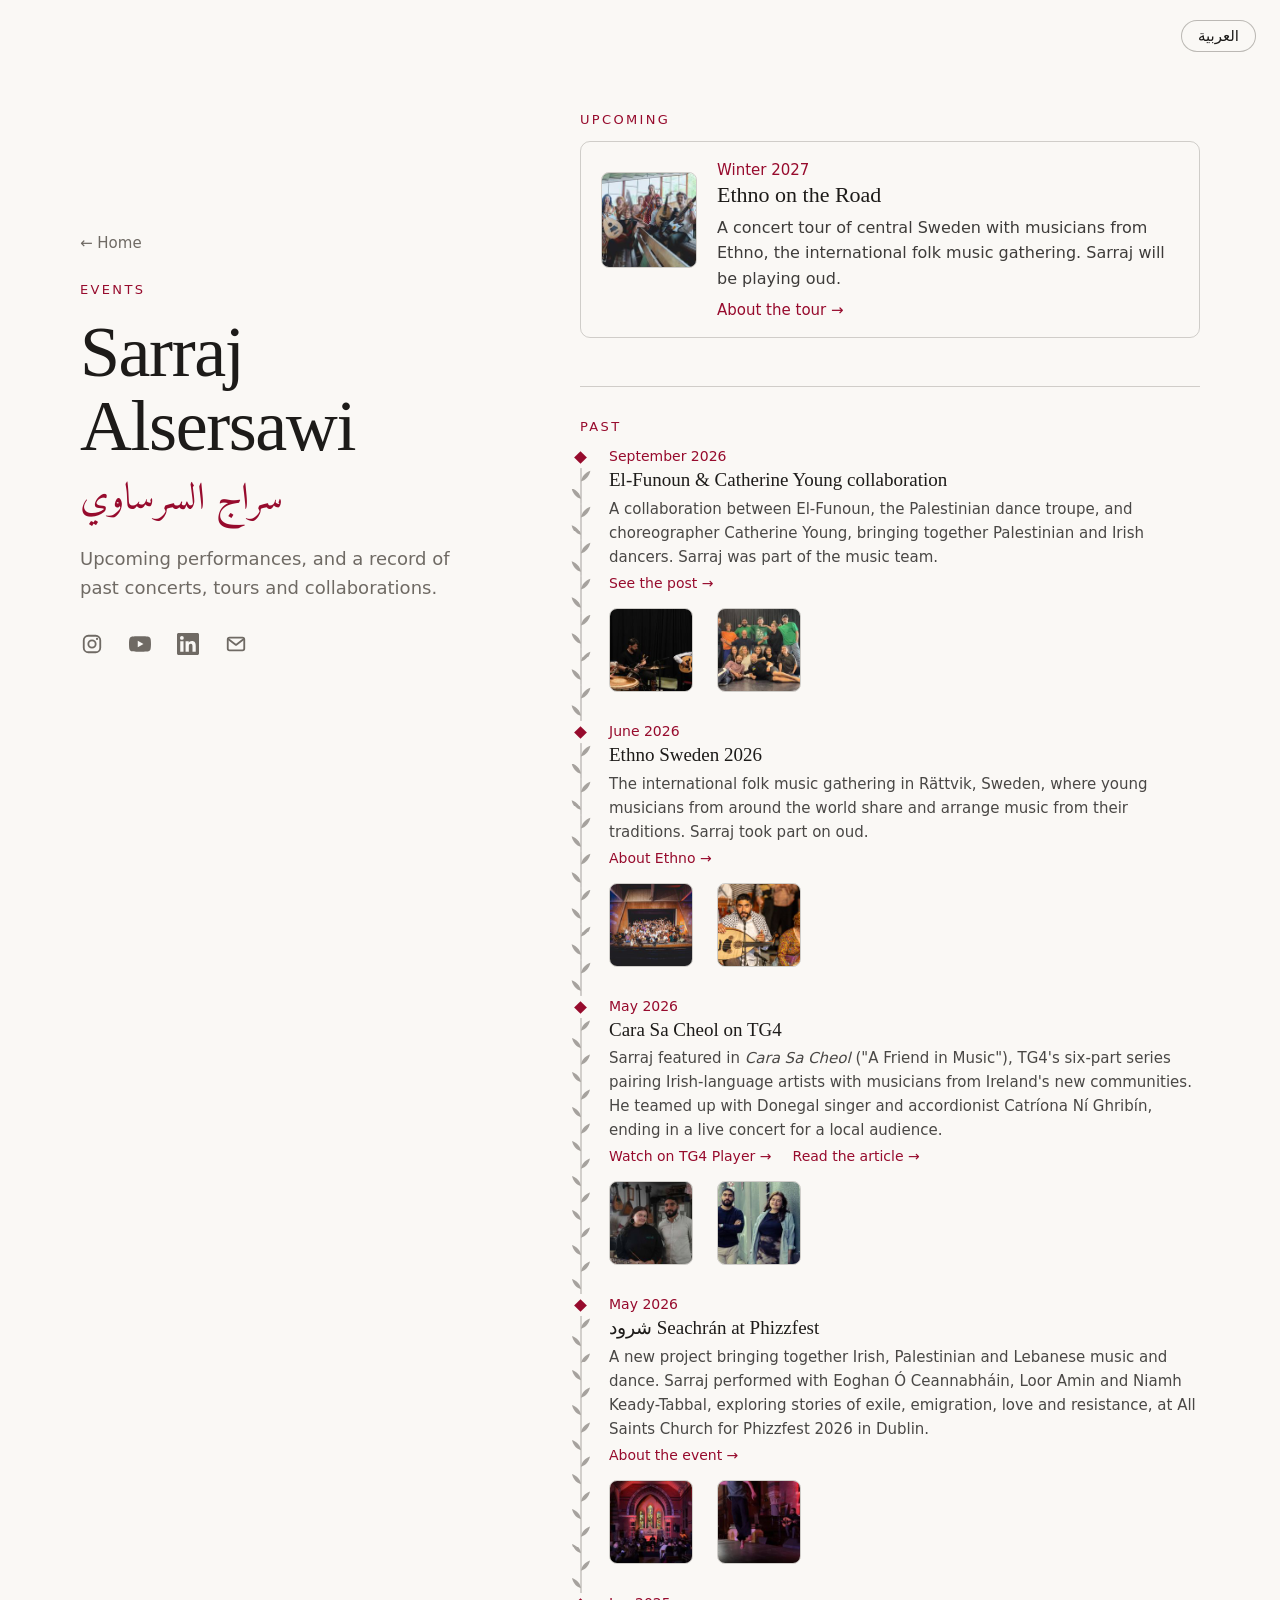
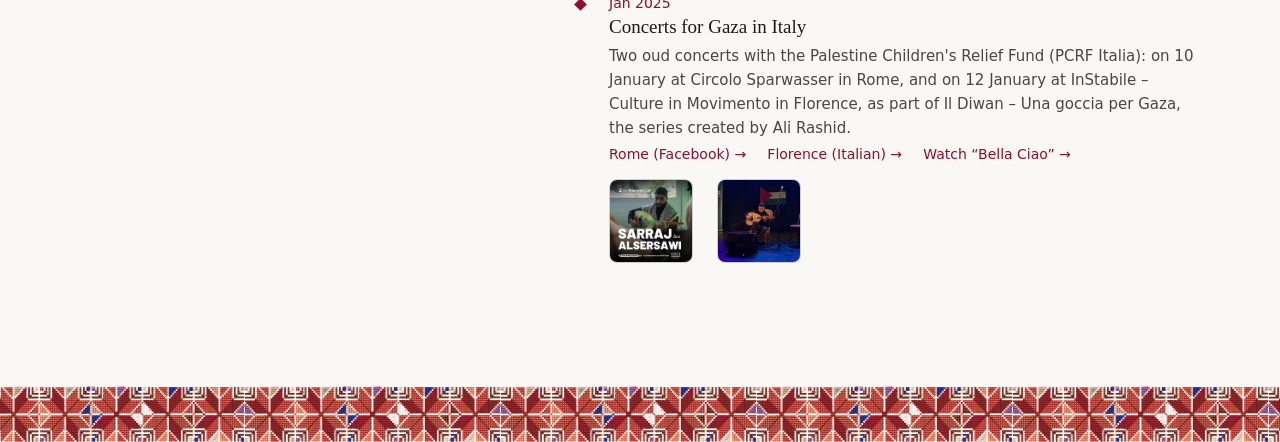
<file: events.html>
<!doctype html>
<html lang="en" dir="ltr">
<head>
<meta charset="utf-8">
<meta name="viewport" content="width=device-width, initial-scale=1">
<title data-i18n="pageTitle">Events — Sarraj Alsersawi</title>
<meta name="description" content="Upcoming events and performance history for Sarraj Alsersawi." data-i18n-content="description">
<link rel="icon" type="image/png" href="favicon.png">
<link rel="apple-touch-icon" href="apple-touch-icon.png">
<link rel="preload" href="fonts/amiri-400-arabic.woff2" as="font" type="font/woff2" crossorigin>
<link rel="stylesheet" href="fonts/fonts.css?v=21">
<link rel="stylesheet" href="style.css?v=21">
<script src="site.js?v=21"></script>
</head>
<body>
<!--
  How to edit this page:
  - English: change the words right here in the HTML.
  - Arabic: change the matching entry in the AR list at the bottom of this file.
  - To add an event: copy one <li> block in the timeline you want (Upcoming or Past),
    give its data-i18n names a new number, and add matching entries to the AR list.
  - When an upcoming event happens, move its <li> down into the Past timeline.
-->
<button class="lang-switch" type="button" id="lang-switch"></button>
<main>
  <header class="intro">
    <a class="back-link" href="index.html" data-i18n="back">← Home</a>
    <p class="kicker" data-i18n="kicker">Events</p>
    <h1><a href="index.html">Sarraj Alsersawi</a></h1>
    <p class="name-ar" lang="ar">سراج السرساوي</p>
    <p data-i18n="summary">Upcoming performances, and a record of past concerts, tours and
      collaborations.</p>
    <div class="social">
      <a href="https://www.instagram.com/oudceol/" target="_blank" rel="noopener" aria-label="Instagram">
        <svg viewBox="0 0 24 24" aria-hidden="true" fill="none" stroke="currentColor" stroke-width="2"><rect x="3" y="3" width="18" height="18" rx="5"/><circle cx="12" cy="12" r="4"/><circle cx="17.5" cy="6.5" r="1.2" fill="currentColor" stroke="none"/></svg>
      </a>
      <a href="https://www.youtube.com/@alsersawi98" target="_blank" rel="noopener" aria-label="YouTube">
        <svg viewBox="0 0 24 24" aria-hidden="true" fill="currentColor"><path d="M23.5 6.19a3.02 3.02 0 0 0-2.12-2.14C19.5 3.55 12 3.55 12 3.55s-7.5 0-9.38.5A3.02 3.02 0 0 0 .5 6.19C0 8.07 0 12 0 12s0 3.93.5 5.81a3.02 3.02 0 0 0 2.12 2.14c1.87.5 9.38.5 9.38.5s7.5 0 9.38-.5a3.02 3.02 0 0 0 2.12-2.14C24 15.93 24 12 24 12s0-3.93-.5-5.81zM9.55 15.57V8.43L15.82 12l-6.27 3.57z"/></svg>
      </a>
      <a href="https://www.linkedin.com/in/alsersawi/" target="_blank" rel="noopener" aria-label="LinkedIn">
        <svg viewBox="0 0 24 24" aria-hidden="true" fill="currentColor"><path d="M20.45 20.45h-3.56v-5.57c0-1.33-.02-3.04-1.85-3.04-1.85 0-2.14 1.45-2.14 2.94v5.67H9.35V9h3.41v1.56h.05c.48-.9 1.64-1.85 3.37-1.85 3.6 0 4.27 2.37 4.27 5.46v6.28zM5.34 7.43a2.06 2.06 0 1 1 0-4.13 2.06 2.06 0 0 1 0 4.13zM7.12 20.45H3.56V9h3.56v11.45zM22.22 0H1.77C.79 0 0 .77 0 1.73v20.54C0 23.23.79 24 1.77 24h20.45c.98 0 1.78-.77 1.78-1.73V1.73C24 .77 23.2 0 22.22 0z"/></svg>
      </a>
      <a href="mailto:sarrajalsersawi@gmail.com" aria-label="Email">
        <svg viewBox="0 0 24 24" aria-hidden="true" fill="none" stroke="currentColor" stroke-width="2" stroke-linejoin="round"><rect x="3" y="5" width="18" height="14" rx="2"/><path d="m3.5 6.5 8.5 6.5 8.5-6.5"/></svg>
      </a>
    </div>
  </header>

  <div class="content">
    <section class="section" aria-labelledby="upcoming-title">
      <h2 id="upcoming-title" data-i18n="upcomingTitle">Upcoming</h2>
      <article class="event">
        <div class="timeline-gallery event-photo">
          <a href="images/ethno-group.jpg">
            <img src="images/thumbs/ethno-group.jpg" alt="The Ethno on the Road musicians with their instruments"
              data-i18n-alt="ethnoPhotoAlt" loading="lazy">
          </a>
        </div>
        <div>
          <div class="event-date" data-i18n="ethnoDate">Winter 2027</div>
          <h3>Ethno on the Road</h3>
          <p data-i18n="ethnoText">A concert tour of central Sweden with musicians from Ethno, the
            international folk music gathering. Sarraj will be playing oud.</p>
          <a href="https://ethno.se/ethno-on-the-road/" target="_blank" rel="noopener"
            data-i18n="ethnoLink">About the tour →</a>
        </div>
      </article>
    </section>

    <!-- Latest events first. Add a new <li> at the top of the list, and its Arabic in the AR list. -->
    <section class="section" aria-labelledby="past-title">
      <h2 id="past-title" data-i18n="pastTitle">Past</h2>
      <ol class="timeline">
        <li>
          <div class="timeline-date" data-i18n="past1Date">September 2026</div>
          <h3 data-i18n="past1Title">El-Funoun &amp; Catherine Young collaboration</h3>
          <p data-i18n="past1Text">A collaboration between El-Funoun, the Palestinian dance troupe, and
            choreographer Catherine Young, bringing together Palestinian and Irish dancers. Sarraj
            was part of the music team.</p>
          <a href="https://www.instagram.com/p/DfCJkAnuSC0/" target="_blank" rel="noopener"
            data-i18n="past1Link">See the post →</a>
          <div class="timeline-gallery">
            <a href="images/elfunoun-1.jpg">
              <img src="images/thumbs/elfunoun-1.jpg" alt="Rehearsal with oud, bodhrán and uilleann pipes"
                data-i18n-alt="past1Photo1Alt" loading="lazy">
            </a>
            <a href="images/elfunoun-2.jpg">
              <img src="images/thumbs/elfunoun-2.jpg" alt="The full cast and music team together"
                data-i18n-alt="past1Photo2Alt" loading="lazy">
            </a>
          </div>
        </li>
        <li>
          <div class="timeline-date" data-i18n="past2Date">June 2026</div>
          <h3 data-i18n="past2Title">Ethno Sweden 2026</h3>
          <p data-i18n="past2Text">The international folk music gathering in Rättvik, Sweden, where young
            musicians from around the world share and arrange music from their traditions. Sarraj
            took part on oud.</p>
          <a href="https://ethno.se/" target="_blank" rel="noopener"
            data-i18n="past2Link">About Ethno →</a>
          <div class="timeline-gallery">
            <a href="images/ethno-sweden-1.jpg">
              <img src="images/thumbs/ethno-sweden-1.jpg" alt="All the Ethno Sweden 2026 musicians together on stage"
                data-i18n-alt="past2Photo1Alt" loading="lazy">
            </a>
            <a href="images/ethno-sweden-2.jpg">
              <img src="images/thumbs/ethno-sweden-2.jpg" alt="Sarraj on oud at an Ethno Sweden concert"
                data-i18n-alt="past2Photo2Alt" loading="lazy">
            </a>
          </div>
        </li>
        <li>
          <div class="timeline-date" data-i18n="past3Date">May 2026</div>
          <h3 data-i18n="past3Title">Cara Sa Cheol on TG4</h3>
          <p data-i18n="past3Text">Sarraj featured in <em>Cara Sa Cheol</em> ("A Friend in Music"), TG4's six-part
            series pairing Irish-language artists with musicians from Ireland's new communities. He teamed
            up with Donegal singer and accordionist Catríona Ní Ghribín, ending in a live concert for a
            local audience.</p>
          <a href="https://www.tg4.ie/en/player/cara-sa-cheol/BC-6395313364112" target="_blank" rel="noopener"
            data-i18n="past3Watch">Watch on TG4 Player →</a>
          <a href="https://www.echolive.ie/corklives/arid-41848821.html" target="_blank" rel="noopener"
            data-i18n="past3Link">Read the article →</a>
          <div class="timeline-gallery">
            <a href="images/tg4-1.jpg">
              <img src="images/thumbs/tg4-1.jpg" alt="Sarraj in an instrument maker's workshop, from Cara Sa Cheol"
                data-i18n-alt="past3Photo1Alt" loading="lazy">
            </a>
            <a href="images/tg4-2.jpg">
              <img src="images/thumbs/tg4-2.jpg" alt="Sarraj on a street in Cork, from Cara Sa Cheol"
                data-i18n-alt="past3Photo2Alt" loading="lazy">
            </a>
          </div>
        </li>
        <li>
          <div class="timeline-date" data-i18n="past4Date">May 2026</div>
          <h3 data-i18n="past4Title">شرود Seachrán at Phizzfest</h3>
          <p data-i18n="past4Text">A new project bringing together Irish, Palestinian and Lebanese music and
            dance. Sarraj performed with Eoghan Ó Ceannabháin, Loor Amin and Niamh Keady-Tabbal, exploring
            stories of exile, emigration, love and resistance, at All Saints Church for Phizzfest 2026 in Dublin.</p>
          <a href="https://phizzfest.ie/event/seachran" target="_blank" rel="noopener"
            data-i18n="past4Link">About the event →</a>
          <div class="timeline-gallery">
            <a href="images/seachran-1.jpg">
              <img src="images/thumbs/seachran-1.jpg" alt="Seachrán in concert at All Saints Church, with the audience in the pews"
                data-i18n-alt="past4Photo1Alt" loading="lazy">
            </a>
            <a href="images/seachran-2.jpg">
              <img src="images/thumbs/seachran-2.jpg" alt="A dancer mid-leap while Sarraj plays oud during Seachrán"
                data-i18n-alt="past4Photo2Alt" loading="lazy">
            </a>
          </div>
        </li>
        <li>
          <div class="timeline-date" data-i18n="past5Date">Jan 2025</div>
          <h3 data-i18n="past5Title">Concerts for Gaza in Italy</h3>
          <p data-i18n="past5Text">Two oud concerts with the Palestine Children's Relief Fund (PCRF Italia):
            on 10 January at Circolo Sparwasser in Rome, and on 12 January at InStabile – Culture in
            Movimento in Florence, as part of Il Diwan – Una goccia per Gaza, the series created by Ali Rashid.</p>
          <a href="https://www.facebook.com/PcrfItalia/posts/992593662899570/" target="_blank" rel="noopener"
            data-i18n="past5RomeLink">Rome (Facebook) →</a>
          <a href="https://www.firenzetoday.it/eventi/instabile-diwan-incontro-12-gennaio-2025.html" target="_blank" rel="noopener"
            data-i18n="past5Link">Florence (Italian) →</a>
          <a href="https://www.youtube.com/watch?v=l_uWW2wsDww" target="_blank" rel="noopener"
            data-i18n="past5Video">Watch “Bella Ciao” →</a>
          <div class="timeline-gallery">
            <a href="images/sparwasser-rome.jpg">
              <img src="images/thumbs/sparwasser-rome.jpg" alt="Poster for Sarraj Alsersawi live at Sparwasser, Rome, 10 January, with PCRF Italia"
                data-i18n-alt="past5Photo1Alt" loading="lazy">
            </a>
            <a href="images/pcrf-italy-stage.jpg">
              <img src="images/thumbs/pcrf-italy-stage.jpg" alt="Sarraj playing oud on stage beside a PCRF Italia banner and a Palestinian flag"
                data-i18n-alt="past5Photo2Alt" loading="lazy">
            </a>
          </div>
        </li>
      </ol>
    </section>
  </div>
</main>
<div class="tatreez-band" role="presentation"></div>
<script>
  // Arabic text for this page. Each name matches a data-i18n="…" in the HTML above.
  var AR = {
    pageTitle: 'الفعاليات — سراج السرساوي',
    description: 'الفعاليات القادمة وسجل المشاركات السابقة لسراج السرساوي.',
    back: 'الرئيسية →',
    kicker: 'الفعاليات',
    summary: 'الحفلات القادمة، وسجل الحفلات والجولات والمشاركات السابقة.',
    upcomingTitle: 'قريبًا',
    ethnoDate: 'شتاء 2027',
    ethnoText: 'جولة حفلات في وسط السويد مع موسيقيين من «إثنو»، الملتقى الدولي للموسيقى الشعبية. سيعزف سراج على العود.',
    ethnoLink: 'عن الجولة ←',
    ethnoPhotoAlt: 'موسيقيو جولة إثنو بآلاتهم',
    pastTitle: 'سابقًا',
    past1Date: 'سبتمبر 2026',
    past1Title: 'تعاون الفنون وكاثرين يونغ',
    past1Text: 'تعاون بين فرقة الفنون الشعبية الفلسطينية للرقص وكاثرين يونغ، صاحبة التصميم الراقص، جمع بين راقصين فلسطينيين وآخرين إيرلنديين. شارك سراج ضمن الفريق الموسيقي.',
    past1Link: 'شاهد المنشور ←',
    past1Photo1Alt: 'بروفة بالعود والبودران ومزمار القربة الإيرلندي',
    past1Photo2Alt: 'فريق التمثيل والفريق الموسيقي معًا',
    past2Date: 'يونيو 2026',
    past2Title: 'إثنو السويد 2026',
    past2Text: 'الملتقى الدولي للموسيقى الشعبية في راتفيك، السويد، حيث يتبادل موسيقيون شباب من أنحاء العالم موسيقى تقاليدهم ويعيدون توزيعها معًا. شارك سراج عازفًا على العود.',
    past2Link: 'عن إثنو ←',
    past2Photo1Alt: 'جميع موسيقيي إثنو السويد 2026 معًا على المسرح',
    past2Photo2Alt: 'سراج يعزف على العود في حفل لإثنو السويد',
    past3Date: 'مايو 2026',
    past3Title: 'Cara Sa Cheol على TG4',
    past3Text: 'ظهر سراج في <em>Cara Sa Cheol</em> («صديق في الموسيقى»)، سلسلة من ست حلقات على قناة TG4 الإيرلندية تجمع فنانين باللغة الإيرلندية بموسيقيين من المجتمعات الجديدة في إيرلندا. تعاون مع المغنية وعازفة الأكورديون كاتريونا ني غريبين من دونيغال، واختُتمت الحلقة بحفل حيّ أمام جمهور محلي.',
    past3Watch: 'شاهد على TG4 ←',
    past3Link: 'اقرأ المقال ←',
    past3Photo1Alt: 'سراج في ورشة لصناعة الآلات الموسيقية، من سلسلة Cara Sa Cheol',
    past3Photo2Alt: 'سراج في أحد شوارع كورك، من سلسلة Cara Sa Cheol',
    past4Date: 'مايو 2026',
    past4Title: 'شرود Seachrán في Phizzfest',
    past4Text: 'مشروع جديد يجمع الموسيقى والرقص الإيرلندي والفلسطيني واللبناني. قدّم سراج العرض مع Eoghan Ó Ceannabháin وLoor Amin وNiamh Keady-Tabbal، مستكشفين حكايات المنفى والهجرة والحب والمقاومة، في كنيسة All Saints ضمن مهرجان Phizzfest 2026 في دبلن.',
    past4Link: 'عن الحدث ←',
    past4Photo1Alt: 'عرض شرود في كنيسة All Saints والجمهور في المقاعد',
    past4Photo2Alt: 'راقصة في قفزة بينما يعزف سراج على العود خلال عرض شرود',
    past5Date: 'يناير 2025',
    past5Title: 'حفلات من أجل غزة في إيطاليا',
    past5Text: 'حفلان على العود مع صندوق إغاثة أطفال فلسطين (PCRF إيطاليا): في 10 يناير في Circolo Sparwasser في روما، وفي 12 يناير في InStabile – Culture in Movimento في فلورنسا، ضمن أمسية «الديوان – قطرة من أجل غزة»، السلسلة التي أسسها علي رشيد.',
    past5RomeLink: 'روما (فيسبوك) ←',
    past5Link: 'فلورنسا (بالإيطالية) ←',
    past5Video: 'شاهد «بيلا تشاو» ←',
    past5Photo2Alt: 'سراج يعزف على العود على المسرح بجانب لافتة PCRF إيطاليا والعلم الفلسطيني',
    past5Photo1Alt: 'ملصق حفل سراج السرساوي في Sparwasser بروما، 10 يناير، بالتعاون مع PCRF إيطاليا',
  };
</script>
</body>
</html>
</file>
<file: fonts/fonts.css>
/* Self-hosted Arabic fonts (Amiri, IBM Plex Sans Arabic), both SIL Open Font License.
   Only the Arabic and basic Latin subsets are kept. */

/* arabic */
@font-face {
  font-family: 'Amiri';
  font-style: normal;
  font-weight: 400;
  font-display: swap;
  src: url(amiri-400-arabic.woff2) format('woff2');
  unicode-range: U+0600-06FF, U+0750-077F, U+0870-0891, U+0897-08E1, U+08E3-08FF, U+200C-200E, U+2010-2011, U+204F, U+2E41, U+FB50-FDFF, U+FE70-FE74, U+FE76-FEFC, U+102E0-102FB, U+10E60-10E7E, U+10EC2-10EC7, U+10EC9-10EEE, U+10EF0-10EFF, U+1EE00-1EE03, U+1EE05-1EE1F, U+1EE21-1EE22, U+1EE24, U+1EE27, U+1EE29-1EE32, U+1EE34-1EE37, U+1EE39, U+1EE3B, U+1EE42, U+1EE47, U+1EE49, U+1EE4B, U+1EE4D-1EE4F, U+1EE51-1EE52, U+1EE54, U+1EE57, U+1EE59, U+1EE5B, U+1EE5D, U+1EE5F, U+1EE61-1EE62, U+1EE64, U+1EE67-1EE6A, U+1EE6C-1EE72, U+1EE74-1EE77, U+1EE79-1EE7C, U+1EE7E, U+1EE80-1EE89, U+1EE8B-1EE9B, U+1EEA1-1EEA3, U+1EEA5-1EEA9, U+1EEAB-1EEBB, U+1EEF0-1EEF1;
}

/* latin */
@font-face {
  font-family: 'Amiri';
  font-style: normal;
  font-weight: 400;
  font-display: swap;
  src: url(amiri-400-latin.woff2) format('woff2');
  unicode-range: U+0000-00FF, U+0131, U+0152-0153, U+02BB-02BC, U+02C6, U+02DA, U+02DC, U+0304, U+0308, U+0329, U+2000-206F, U+20AC, U+2122, U+2191, U+2193, U+2212, U+2215, U+FEFF, U+FFFD;
}

/* arabic */
@font-face {
  font-family: 'IBM Plex Sans Arabic';
  font-style: normal;
  font-weight: 400;
  font-display: swap;
  src: url(ibm-plex-sans-arabic-400-arabic.woff2) format('woff2');
  unicode-range: U+0600-06FF, U+0750-077F, U+0870-0891, U+0897-08E1, U+08E3-08FF, U+200C-200E, U+2010-2011, U+204F, U+2E41, U+FB50-FDFF, U+FE70-FE74, U+FE76-FEFC, U+102E0-102FB, U+10E60-10E7E, U+10EC2-10EC7, U+10EC9-10EEE, U+10EF0-10EFF, U+1EE00-1EE03, U+1EE05-1EE1F, U+1EE21-1EE22, U+1EE24, U+1EE27, U+1EE29-1EE32, U+1EE34-1EE37, U+1EE39, U+1EE3B, U+1EE42, U+1EE47, U+1EE49, U+1EE4B, U+1EE4D-1EE4F, U+1EE51-1EE52, U+1EE54, U+1EE57, U+1EE59, U+1EE5B, U+1EE5D, U+1EE5F, U+1EE61-1EE62, U+1EE64, U+1EE67-1EE6A, U+1EE6C-1EE72, U+1EE74-1EE77, U+1EE79-1EE7C, U+1EE7E, U+1EE80-1EE89, U+1EE8B-1EE9B, U+1EEA1-1EEA3, U+1EEA5-1EEA9, U+1EEAB-1EEBB, U+1EEF0-1EEF1;
}

/* latin */
@font-face {
  font-family: 'IBM Plex Sans Arabic';
  font-style: normal;
  font-weight: 400;
  font-display: swap;
  src: url(ibm-plex-sans-arabic-400-latin.woff2) format('woff2');
  unicode-range: U+0000-00FF, U+0131, U+0152-0153, U+02BB-02BC, U+02C6, U+02DA, U+02DC, U+0304, U+0308, U+0329, U+2000-206F, U+20AC, U+2122, U+2191, U+2193, U+2212, U+2215, U+FEFF, U+FFFD;
}

/* arabic */
@font-face {
  font-family: 'IBM Plex Sans Arabic';
  font-style: normal;
  font-weight: 500;
  font-display: swap;
  src: url(ibm-plex-sans-arabic-500-arabic.woff2) format('woff2');
  unicode-range: U+0600-06FF, U+0750-077F, U+0870-0891, U+0897-08E1, U+08E3-08FF, U+200C-200E, U+2010-2011, U+204F, U+2E41, U+FB50-FDFF, U+FE70-FE74, U+FE76-FEFC, U+102E0-102FB, U+10E60-10E7E, U+10EC2-10EC7, U+10EC9-10EEE, U+10EF0-10EFF, U+1EE00-1EE03, U+1EE05-1EE1F, U+1EE21-1EE22, U+1EE24, U+1EE27, U+1EE29-1EE32, U+1EE34-1EE37, U+1EE39, U+1EE3B, U+1EE42, U+1EE47, U+1EE49, U+1EE4B, U+1EE4D-1EE4F, U+1EE51-1EE52, U+1EE54, U+1EE57, U+1EE59, U+1EE5B, U+1EE5D, U+1EE5F, U+1EE61-1EE62, U+1EE64, U+1EE67-1EE6A, U+1EE6C-1EE72, U+1EE74-1EE77, U+1EE79-1EE7C, U+1EE7E, U+1EE80-1EE89, U+1EE8B-1EE9B, U+1EEA1-1EEA3, U+1EEA5-1EEA9, U+1EEAB-1EEBB, U+1EEF0-1EEF1;
}

/* latin */
@font-face {
  font-family: 'IBM Plex Sans Arabic';
  font-style: normal;
  font-weight: 500;
  font-display: swap;
  src: url(ibm-plex-sans-arabic-500-latin.woff2) format('woff2');
  unicode-range: U+0000-00FF, U+0131, U+0152-0153, U+02BB-02BC, U+02C6, U+02DA, U+02DC, U+0304, U+0308, U+0329, U+2000-206F, U+20AC, U+2122, U+2191, U+2193, U+2212, U+2215, U+FEFF, U+FFFD;
}
</file>
<file: style.css>
/* Shared styles for every page of the site. */

:root {
  --bg: #faf8f5; --fg: #1d1b19; --muted: #6f6a64; --accent: #970b2d;
  --line: color-mix(in srgb, var(--muted) 30%, transparent);
  /* Thread colours taken from the tatreez pattern. */
  --thread: #970b2d;
}
@media (prefers-color-scheme: dark) {
  :root { --bg: #141312; --fg: #f1ede8; --muted: #9a948d; --accent: #f29266; --thread: #d6423c; }
}
* { box-sizing: border-box; }
html, body { min-height: 100%; margin: 0; }
/* clip (not hidden): stops sideways overflow without breaking the sticky
   left column on wide screens, which "hidden" silently does. */
html, body { overflow-x: clip; }
body {
  min-height: 100vh;
  background: var(--bg); color: var(--fg);
  font-family: ui-sans-serif, system-ui, -apple-system, "Segoe UI", Roboto, sans-serif;
  display: grid; justify-items: center; align-items: start; padding: 72px 24px 48px;
}
main { max-width: 560px; width: 100%; }
/* Safety net: no image can ever render wider than its container. */
img { max-width: 100%; height: auto; }
a:focus-visible, button:focus-visible { outline: 2px solid var(--accent); outline-offset: 2px; }

/* Full-width photo header, with a thin fade into the page background right
   at its bottom edge, above the tatreez strip (see .tatreez-strip).
   Only on the home page: pages without a .photo-header are unaffected. */
.photo-header {
  position: relative;
  /* Break out of body's own side padding (24px here, 48px on wide screens below)
     instead of using a 100vw trick, which misaligns inside a grid parent. */
  width: calc(100% + 48px); margin: 0 -24px;
  /* Match the photo's own 16:9 shape, so narrow phone widths show the whole
     frame instead of a tall, cropped-in sliver of it. */
  aspect-ratio: 16 / 9;
  overflow: hidden;
}
.photo-header img {
  width: 100%; height: 100%; object-fit: cover; object-position: center 30%;
  display: block;
}
.photo-header::after {
  content: ""; position: absolute; inset: 0;
  /* The fade is a % of the box's own height. Kept short and late so it only
     touches the very bottom edge, however tall the box gets. */
  background: linear-gradient(to bottom, transparent 55%, var(--bg) 100%);
}

/* Embroidered star band closing the bottom of every page, edge to edge,
   flush with the bottom of the window (cancels body's bottom padding).
   Same "round" tiling as .tatreez-strip so no star is cut off. */
.tatreez-band {
  width: calc(100% + 48px); margin: 56px -24px -48px;
  height: 40px;
  background: url("images/tatreez-band.png") center / auto 100% round no-repeat;
}

/* Tatreez-pattern separator, tiled edge to edge, between the photo header
   and the rest of the page. Same full-bleed technique as .photo-header. */
.tatreez-strip {
  width: calc(100% + 48px); margin: 20px -24px 0;
  height: 46px;
  background-image: url("images/tatreez-separator.png");
  /* "round" (rather than repeat-x) slightly resizes each tile so a whole
     number always fits the width exactly, so no tile is ever cut off at
     the edges. */
  background-repeat: round no-repeat;
  background-position: center;
  background-size: auto 100%;
  opacity: .9;
}

/* ---------- Left column: name and intro ---------- */
.kicker {
  font-size: 13px; letter-spacing: .18em; text-transform: uppercase;
  color: var(--accent); margin: 0 0 16px;
}
h1 {
  font-family: Georgia, "Times New Roman", serif; font-weight: 400;
  font-size: clamp(40px, 9vw, 72px); line-height: 1.02; margin: 0 0 20px;
  letter-spacing: -.02em;
}
/* Phones/narrow windows only: give the name some breathing room below the
   tatreez strip. On wide screens .intro already centers itself vertically. */
@media (max-width: 959px) {
  main > .intro > h1 { margin-top: 28px; }
}
h1 a { color: inherit; text-decoration: none; }
/* The name in Arabic, under the English one, on every page. */
.intro .name-ar {
  font-family: "Amiri", "Noto Naskh Arabic", serif; font-weight: 400;
  font-size: clamp(26px, 6vw, 38px); line-height: 1.2;
  color: var(--thread); margin: -6px 0 22px;
}
p { font-size: 18px; line-height: 1.6; color: var(--muted); margin: 0; }

.wave { display: flex; gap: 4px; align-items: center; height: 28px; margin-top: 36px; }
.wave span {
  width: 4px; border-radius: 2px; background: var(--accent); opacity: .85;
  animation: beat 1.2s ease-in-out infinite;
}
.wave span:nth-child(odd) { animation-delay: -.4s; }
.wave span:nth-child(3n) { animation-delay: -.8s; }
@keyframes beat { 0%,100% { height: 6px } 50% { height: 28px } }

/* Outlined button, e.g. "Read full bio" */
.button {
  display: inline-block; margin-top: 24px;
  font-size: 15px; color: var(--accent); text-decoration: none;
  border: 1px solid var(--accent); border-radius: 999px; padding: 9px 20px;
}
.button:hover { background: var(--accent); color: var(--bg); }

/* Small link back to the home page */
.back-link { display: inline-block; margin-bottom: 28px; font-size: 15px; color: var(--muted); text-decoration: none; }
.back-link:hover { color: var(--accent); }

/* Links under the name */
.page-nav { display: flex; flex-wrap: wrap; gap: 8px 20px; margin-top: 32px; }
.page-nav a { color: var(--muted); text-decoration: none; font-size: 15px; }
.page-nav a:hover { color: var(--accent); }

/* Social icons under the intro. 44px tap targets so they're easy to hit on phones. */
.social { display: flex; gap: 4px; margin-top: 20px; margin-inline-start: -10px; }
.social a {
  display: inline-flex; align-items: center; justify-content: center;
  width: 44px; height: 44px; border-radius: 50%; color: var(--muted);
}
.social a:hover { color: var(--accent); }
.social svg { width: 22px; height: 22px; }

/* ---------- Right column: sections ---------- */
.section { margin-top: 48px; padding-top: 32px; border-top: 1px solid var(--line); }
.section h2 {
  font-size: 13px; letter-spacing: .18em; text-transform: uppercase;
  font-weight: 500; color: var(--accent); margin: 0 0 14px;
}
/* Bio page: a keffiyeh-style olive-leaf band between sections instead of a grey line.
   The SVG is used as a mask and filled with the text colour, so it suits light and dark mode. */
.keffiyeh-dividers .section { position: relative; border-top: 0; padding-top: 42px; }
.keffiyeh-dividers .section::before {
  content: ""; position: absolute; top: 0; left: 0; right: 0; height: 12px;
  background-color: var(--muted); opacity: .55;
  -webkit-mask: url("images/keffiyeh-divider.svg") left top / auto 12px repeat-x;
          mask: url("images/keffiyeh-divider.svg") left top / auto 12px repeat-x;
}
.section > p { font-size: 17px; color: var(--fg); opacity: .85; }
.section > p + p { margin-top: 14px; }
.section > p a { color: var(--accent); }
/* A row of "… →" links under a paragraph; wraps onto two lines on phones. */
.section > .link-row { display: flex; flex-wrap: wrap; gap: 6px 18px; font-size: 15px; opacity: 1; }
.section > .link-row a { text-decoration: none; }
.section > .link-row a:hover { text-decoration: underline; }

/* A small photo inside a bio section, with a caption. Same size on phones. */
.bio-photo { margin: 18px 0 18px; }
.bio-photo img {
  display: block; width: 200px; max-width: 100%; height: auto;
  border-radius: 10px; border: 1px solid var(--line);
}
/* Landscape photos: wider, but never past the text column (full width on phones). */
.bio-photo.wide img { width: 100%; max-width: 440px; }
.bio-photo figcaption { margin-top: 8px; font-size: 14px; color: var(--muted); }

.event {
  display: grid; grid-template-columns: 96px 1fr; gap: 4px 20px;
  padding: 18px 20px; border-radius: 10px; border: 1px solid var(--line);
}
.event-date { color: var(--accent); font-size: 15px; line-height: 1.4; }
.event h3 {
  font-family: Georgia, "Times New Roman", serif; font-weight: 400;
  font-size: 22px; line-height: 1.25; margin: 0 0 6px;
}
.event p { font-size: 16px; color: var(--fg); opacity: .85; }
.event a { display: inline-block; margin-top: 10px; font-size: 15px; color: var(--accent); text-decoration: none; }
.event a:hover { text-decoration: underline; }
@media (max-width: 480px) { .event { grid-template-columns: 72px 1fr; gap: 4px 14px; padding: 14px; } }

/* A photo in the event card's first column, same width as the date used to
   occupy on its own, so there's no empty gap underneath it. */
.event .event-photo { margin-top: 2px; }
.event .event-photo img { width: 96px; height: 96px; }
@media (max-width: 480px) { .event .event-photo img { width: 72px; height: 72px; } }

/* Timeline list: a vertical line with a dot per entry. Mirrors to the
   right-hand side on its own in Arabic, since it's built with the
   logical start/end properties rather than left/right. */
.timeline { list-style: none; margin: 0 0 24px; padding: 0; }
.timeline li {
  position: relative;
  padding-inline-start: 28px; padding-bottom: 28px;
  border-inline-start: 1px solid var(--line);
}
.timeline li:last-child { padding-bottom: 0; border-inline-start-color: transparent; }
/* The timeline line is drawn as an olive branch (stem with alternating leaves)
   on top of the plain border, which is hidden. Starts below the diamond. */
.timeline li:not(:last-child) { border-inline-start-color: transparent; }
.timeline li:not(:last-child)::after {
  content: ""; position: absolute; inset-inline-start: -10px; top: 20px; bottom: 2px; width: 20px;
  background-color: var(--muted); opacity: .6;
  -webkit-mask: url("images/olive-branch.svg") center top / 20px 36px no-repeat round;
          mask: url("images/olive-branch.svg") center top / 20px 36px no-repeat round;
}
/* Small cross-stitch diamond, like a single tatreez stitch, instead of a round dot. */
.timeline li::before {
  content: ""; position: absolute; inset-inline-start: -5px; top: 5px;
  width: 9px; height: 9px; background: var(--thread); transform: rotate(45deg);
}
.timeline-date { color: var(--accent); font-size: 14px; margin-bottom: 4px; }
.timeline h3 {
  font-family: Georgia, "Times New Roman", serif; font-weight: 400;
  font-size: 19px; line-height: 1.3; margin: 0 0 4px;
}
.timeline p { font-size: 15px; color: var(--fg); opacity: .8; }
.timeline a { display: inline-block; margin-top: 6px; font-size: 14px; color: var(--accent); text-decoration: none; }
.timeline a:hover { text-decoration: underline; }
/* Two links side by side (e.g. watch + article): space them out; they wrap on phones. */
.timeline a + a { margin-inline-start: 16px; }

/* Small photo row under a timeline entry, e.g. 1-3 shots from an event. */
.timeline-gallery { display: flex; gap: 8px; margin-top: 10px; }
.timeline-gallery img {
  width: 84px; height: 84px; object-fit: cover; border-radius: 8px;
  border: 1px solid var(--line);
}
.timeline-gallery a { cursor: zoom-in; }
/* A photo row directly inside a section (bio page): space it from the text around it. */
.section > .timeline-gallery { margin: 14px 0; }
@media (max-width: 480px) { .timeline-gallery img { width: 72px; height: 72px; } }

/* Lightbox overlay for .timeline-gallery photos. */
.lightbox {
  position: fixed; inset: 0; z-index: 100;
  display: flex; align-items: center; justify-content: center;
  padding: 32px;
  background: rgba(0, 0, 0, .85);
}
.lightbox[hidden] { display: none; }
.lightbox img { max-width: 100%; max-height: 100%; border-radius: 6px; display: block; }
.lightbox-close {
  position: absolute; top: 16px; inset-inline-end: 20px;
  font-size: 32px; line-height: 1; color: #fff;
  background: transparent; border: 0; cursor: pointer; padding: 4px 8px;
}
.lightbox-close:hover { color: var(--accent); }

.video-frame { aspect-ratio: 16 / 9; border-radius: 10px; overflow: hidden; background: #000; }
.video-frame iframe { width: 100%; height: 100%; border: 0; display: block; }

/* ---------- Wide screens: name on one side (stays put), sections scroll on the other.
   In Arabic the grid mirrors on its own, so the name sits on the right. ---------- */
@media (min-width: 960px) {
  body { padding: 0 48px; }
  main {
    max-width: 1120px;
    display: grid; grid-template-columns: minmax(300px, 400px) minmax(0, 620px);
    justify-content: space-between; column-gap: 72px;
  }
  .intro {
    position: sticky; top: 0; align-self: start;
    min-height: 100vh; display: flex; flex-direction: column; justify-content: center;
    align-items: flex-start; padding: 72px 0;
  }
  .content { padding: 112px 0 96px; }
  .content > .section:first-child { margin-top: 0; padding-top: 0; border-top: 0; }
  .keffiyeh-dividers .content > .section:first-child::before { display: none; }
  /* Wide screens: the box is much wider than tall, so the photo is cropped.
     Make it taller, aim the crop a little lower so the oud stays in view,
     and fade only a fixed 160px at the bottom instead of a % of the height. */
  .photo-header { width: calc(100% + 96px); margin: 0 -48px; aspect-ratio: auto; height: min(75vh, 680px); }
  .photo-header img { object-position: center 55%; }
  .photo-header::after { background: linear-gradient(to bottom, transparent calc(100% - 160px), var(--bg) 100%); }
  .tatreez-strip { width: calc(100% + 96px); margin: 28px -48px 0; height: 60px; }
  .tatreez-band { width: calc(100% + 96px); margin: 0 -48px; height: 56px; }
}

/* ---------- Language switch, top corner (top-right in English, top-left in Arabic) ---------- */
.lang-switch {
  position: absolute; top: 20px; inset-inline-end: 24px;
  font: inherit; font-size: 15px; color: var(--fg);
  cursor: pointer;
  /* Sits on top of the photo header on wide screens, so keep it above it and
     give it a soft backing that stays readable over the photo. */
  z-index: 10;
  background: color-mix(in srgb, var(--bg) 70%, transparent);
  -webkit-backdrop-filter: blur(6px); backdrop-filter: blur(6px);
  border: 1px solid color-mix(in srgb, var(--muted) 45%, transparent);
  border-radius: 999px; padding: 6px 16px;
}
.lang-switch:hover { border-color: var(--accent); color: var(--accent); }

/* Arabic: letter-spacing breaks the joined letters, and there is no uppercase */
:lang(ar) .kicker, :lang(ar) .section h2 {
  letter-spacing: 0; text-transform: none; font-size: 16px;
}
:lang(ar) p { line-height: 1.85; }
/* Arabic: a proper Naskh body font and Amiri for headings, instead of the device default. */
:lang(ar) body { font-family: "IBM Plex Sans Arabic", ui-sans-serif, system-ui, sans-serif; }
:lang(ar) h3 { font-family: "Amiri", "Noto Naskh Arabic", serif; }
:lang(ar) .lang-switch { font-size: 14px; }

@media (prefers-reduced-motion: reduce) { .wave span { animation: none; height: 14px; } }
</file>
